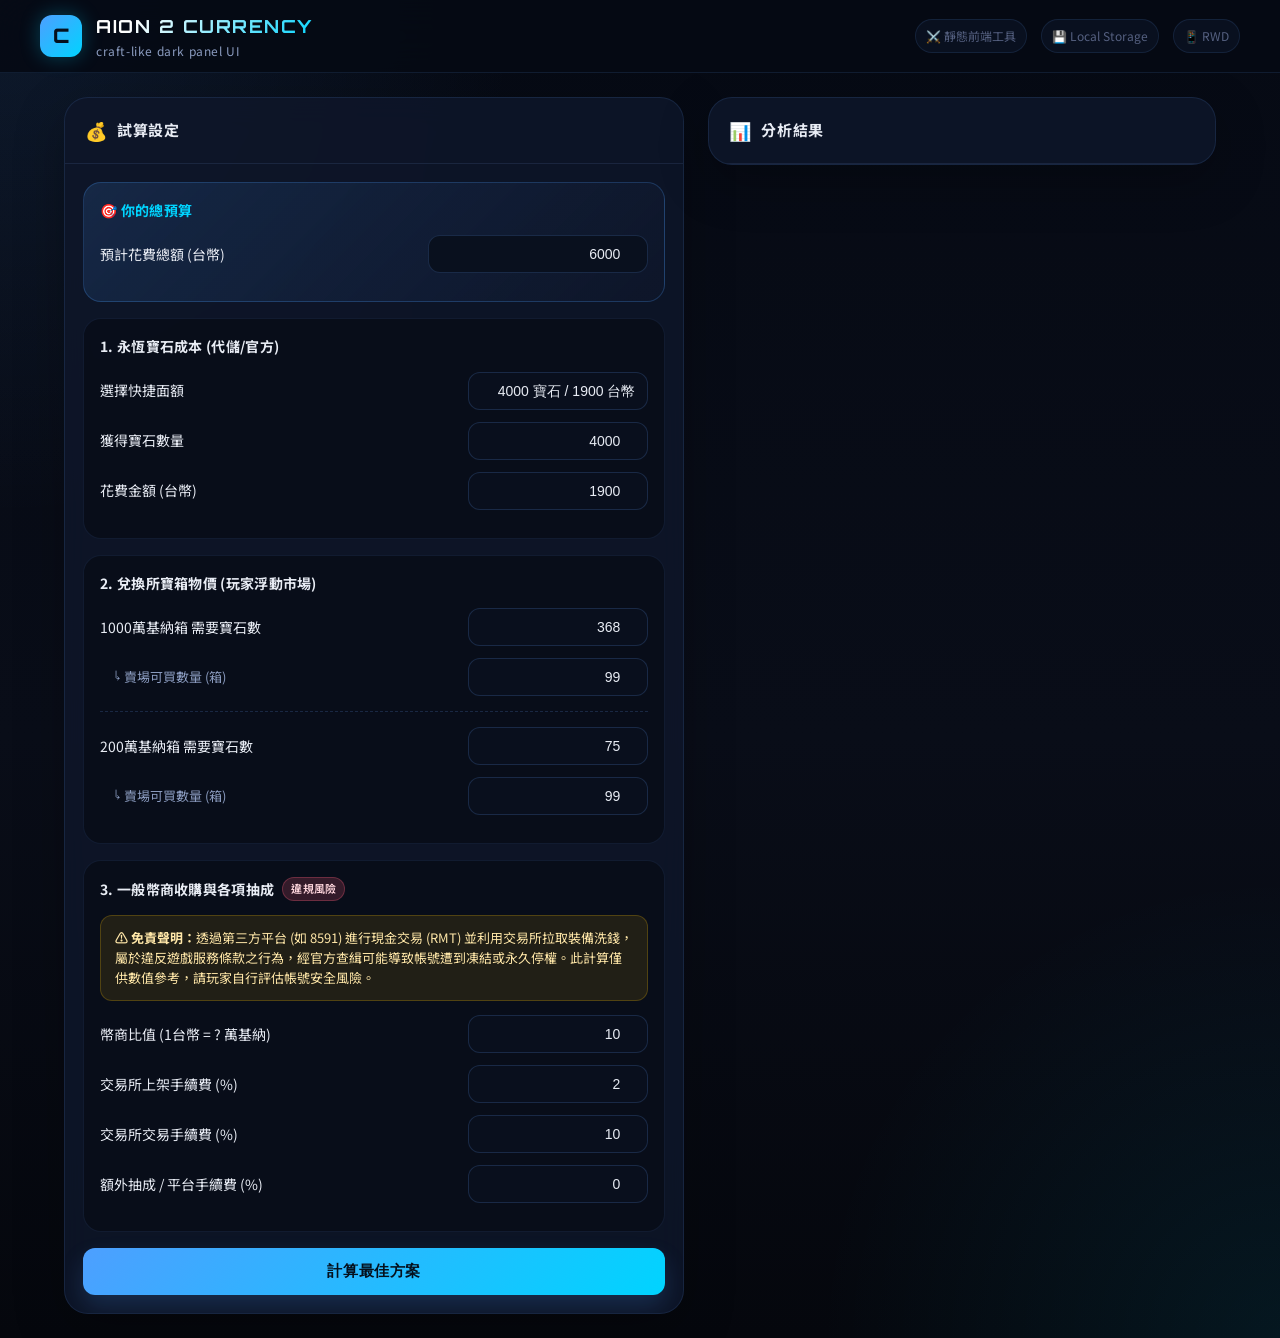
<file: nca2-coin-tool/index.html>
<!DOCTYPE html>
<html lang="zh-TW">
<head>
    <meta charset="UTF-8">
    <meta name="viewport" content="width=device-width, initial-scale=1.0">
    <title>AION 2 幣值換算最佳化工具</title>
    <style>
        @import url('https://fonts.googleapis.com/css2?family=Noto+Sans+TC:wght@300;400;500;700;900&family=Orbitron:wght@400;700;900&display=swap');

        :root {
            --bg-primary: #060a14;
            --bg-secondary: #0c1222;
            --bg-card: rgba(14, 22, 42, 0.88);
            --bg-card-soft: rgba(20, 30, 56, 0.7);
            --bg-input: rgba(10, 16, 30, 0.95);
            --border-glow: rgba(100, 160, 255, 0.15);
            --border-dim: rgba(60, 80, 120, 0.3);
            --text-primary: #e8ecf4;
            --text-secondary: #8b9cc0;
            --text-dim: #556080;
            --accent-blue: #4d9fff;
            --accent-cyan: #00d4ff;
            --accent-gold: #ffd700;
            --accent-green: #57d38c;
            --accent-red: #ff5f79;
            --shadow-glow: 0 0 30px rgba(77, 159, 255, 0.08);
            --radius-sm: 6px;
            --radius-md: 12px;
            --radius-lg: 18px;
            --radius-xl: 24px;
            --transition: all 0.28s cubic-bezier(0.4, 0, 0.2, 1);
        }

        *,
        *::before,
        *::after {
            box-sizing: border-box;
        }

        html {
            scroll-behavior: smooth;
        }

        body {
            margin: 0;
            font-family: 'Noto Sans TC', -apple-system, BlinkMacSystemFont, sans-serif;
            background:
                radial-gradient(circle at top left, rgba(77, 159, 255, 0.10), transparent 28%),
                radial-gradient(circle at bottom right, rgba(0, 212, 255, 0.08), transparent 25%),
                linear-gradient(180deg, var(--bg-primary), #090d18 55%, #05070d 100%);
            color: var(--text-primary);
            min-height: 100vh;
            line-height: 1.6;
            overflow-x: hidden;
        }

        body::before {
            content: '';
            position: fixed;
            inset: 0;
            background-image: radial-gradient(rgba(255, 255, 255, 0.04) 1px, transparent 1px);
            background-size: 24px 24px;
            opacity: 0.14;
            pointer-events: none;
            z-index: 0;
        }

        .page-shell {
            position: relative;
            z-index: 1;
        }

        .header {
            position: sticky;
            top: 0;
            z-index: 100;
            background: rgba(6, 10, 20, 0.92);
            backdrop-filter: blur(20px);
            -webkit-backdrop-filter: blur(20px);
            border-bottom: 1px solid rgba(100, 160, 255, 0.12);
            padding: 0 24px;
        }

        .header-inner {
            max-width: 1200px;
            margin: 0 auto;
            min-height: 72px;
            display: flex;
            align-items: center;
            justify-content: space-between;
            gap: 16px;
            flex-wrap: wrap;
        }

        .logo {
            display: flex;
            align-items: center;
            gap: 14px;
            min-width: 0;
        }

        .logo-icon {
            width: 42px;
            height: 42px;
            border-radius: 12px;
            display: flex;
            align-items: center;
            justify-content: center;
            background: linear-gradient(135deg, var(--accent-blue), var(--accent-cyan));
            color: #05101d;
            font-family: 'Orbitron', sans-serif;
            font-weight: 900;
            font-size: 20px;
            box-shadow: 0 0 20px rgba(0, 212, 255, 0.28);
            flex-shrink: 0;
        }

        .logo-text {
            display: flex;
            flex-direction: column;
            min-width: 0;
        }

        .logo-title {
            font-family: 'Orbitron', sans-serif;
            font-size: 18px;
            font-weight: 700;
            letter-spacing: 1.5px;
            background: linear-gradient(135deg, #fff 20%, var(--accent-cyan));
            -webkit-background-clip: text;
            -webkit-text-fill-color: transparent;
            background-clip: text;
            white-space: nowrap;
        }

        .logo-subtitle {
            font-size: 12px;
            color: var(--text-secondary);
            letter-spacing: 0.6px;
        }

        .header-info {
            display: flex;
            align-items: center;
            gap: 14px;
            flex-wrap: wrap;
            color: var(--text-dim);
            font-size: 12px;
        }

        .header-info span {
            display: inline-flex;
            align-items: center;
            gap: 6px;
            padding: 6px 10px;
            border: 1px solid rgba(100, 160, 255, 0.12);
            border-radius: 999px;
            background: rgba(14, 22, 42, 0.55);
        }

        .main-container {
            max-width: 1200px;
            margin: 0 auto;
            padding: 24px;
            position: relative;
        }

        .hero {
            background: linear-gradient(135deg, rgba(14, 22, 42, 0.95), rgba(8, 12, 24, 0.9));
            border: 1px solid rgba(100, 160, 255, 0.14);
            border-radius: var(--radius-xl);
            box-shadow: var(--shadow-glow);
            padding: 24px;
            margin-bottom: 24px;
            position: relative;
            overflow: hidden;
        }

        .hero::after {
            content: '';
            position: absolute;
            inset: auto -40px -40px auto;
            width: 180px;
            height: 180px;
            border-radius: 50%;
            background: radial-gradient(circle, rgba(0, 212, 255, 0.18), transparent 65%);
            pointer-events: none;
        }

        .hero-label {
            display: inline-flex;
            align-items: center;
            gap: 8px;
            padding: 6px 12px;
            border-radius: 999px;
            border: 1px solid rgba(77, 159, 255, 0.22);
            background: rgba(77, 159, 255, 0.08);
            color: var(--accent-cyan);
            font-size: 12px;
            font-weight: 600;
            letter-spacing: 0.6px;
            margin-bottom: 14px;
        }

        .hero h1 {
            margin: 0;
            font-family: 'Orbitron', sans-serif;
            font-size: clamp(24px, 4vw, 34px);
            line-height: 1.15;
            letter-spacing: 1px;
        }

        .hero p {
            margin: 12px 0 0;
            color: var(--text-secondary);
            max-width: 72ch;
        }

        .hero-metrics {
            display: grid;
            grid-template-columns: repeat(3, minmax(0, 1fr));
            gap: 12px;
            margin-top: 18px;
        }

        .metric-card {
            background: rgba(8, 12, 24, 0.75);
            border: 1px solid rgba(100, 160, 255, 0.10);
            border-radius: var(--radius-md);
            padding: 14px;
        }

        .metric-label {
            font-size: 12px;
            color: var(--text-dim);
            margin-bottom: 4px;
        }

        .metric-value {
            font-size: 16px;
            font-weight: 700;
            color: var(--text-primary);
        }

        .content-grid {
            display: grid;
            grid-template-columns: minmax(0, 1.1fr) minmax(320px, 0.9fr);
            gap: 24px;
            align-items: start;
        }

        .panel {
            background: var(--bg-card);
            border: 1px solid rgba(100, 160, 255, 0.12);
            border-radius: var(--radius-xl);
            backdrop-filter: blur(14px);
            -webkit-backdrop-filter: blur(14px);
            overflow: hidden;
            box-shadow: 0 16px 50px rgba(0, 0, 0, 0.25);
        }

        .panel-header {
            padding: 18px 20px;
            border-bottom: 1px solid var(--border-dim);
            display: flex;
            align-items: center;
            gap: 10px;
        }

        .panel-header h2 {
            margin: 0;
            font-size: 15px;
            font-weight: 700;
            letter-spacing: 0.6px;
        }

        .panel-header .icon {
            font-size: 18px;
        }

        .panel-body {
            padding: 18px;
        }

        .section {
            margin-bottom: 16px;
            padding: 16px;
            background: rgba(7, 12, 22, 0.72);
            border: 1px solid rgba(100, 160, 255, 0.10);
            border-radius: var(--radius-lg);
        }

        .section.main-budget {
            background: linear-gradient(135deg, rgba(77, 159, 255, 0.14), rgba(14, 22, 42, 0.85));
            border-color: rgba(77, 159, 255, 0.24);
        }

        .section-title {
            font-weight: 700;
            color: var(--text-primary);
            margin-bottom: 14px;
            display: flex;
            align-items: center;
            gap: 8px;
            flex-wrap: wrap;
            font-size: 14px;
            letter-spacing: 0.3px;
        }

        .warning-badge {
            background: rgba(255, 95, 121, 0.18);
            color: #ffd6dd;
            font-size: 11px;
            padding: 2px 8px;
            border: 1px solid rgba(255, 95, 121, 0.28);
            border-radius: 999px;
            font-weight: 600;
        }

        .warning-box {
            background: rgba(255, 193, 7, 0.10);
            color: #ffe7a8;
            border: 1px solid rgba(255, 193, 7, 0.22);
            padding: 12px 14px;
            border-radius: var(--radius-md);
            font-size: 13px;
            margin-bottom: 14px;
            line-height: 1.55;
        }

        .form-group {
            margin-bottom: 12px;
            display: grid;
            grid-template-columns: 1fr auto;
            gap: 12px;
            align-items: center;
        }

        label {
            font-size: 14px;
            color: var(--text-primary);
        }

        .indent-label {
            color: var(--text-secondary);
            padding-left: 14px;
            font-size: 13px;
        }

        input[type="number"],
        select {
            width: 180px;
            max-width: 100%;
            padding: 10px 12px;
            border: 1px solid rgba(100, 160, 255, 0.18);
            border-radius: var(--radius-md);
            background: var(--bg-input);
            color: var(--text-primary);
            text-align: right;
            font-size: 14px;
            outline: none;
            transition: var(--transition);
        }

        input[type="number"]:focus,
        select:focus {
            border-color: rgba(0, 212, 255, 0.45);
            box-shadow: 0 0 0 3px rgba(0, 212, 255, 0.08);
        }

        select {
            appearance: none;
        }

        .main-budget input[type="number"] {
            width: 220px;
        }

        button {
            width: 100%;
            padding: 14px 16px;
            background: linear-gradient(135deg, var(--accent-blue), var(--accent-cyan));
            color: #05101d;
            border: none;
            border-radius: var(--radius-md);
            font-size: 15px;
            cursor: pointer;
            transition: var(--transition);
            font-weight: 800;
            letter-spacing: 0.6px;
            box-shadow: 0 12px 24px rgba(77, 159, 255, 0.18);
        }

        button:hover {
            transform: translateY(-1px);
            filter: brightness(1.04);
        }

        #result-area {
            display: none;
            padding: 18px;
        }

        #result-area h3 {
            margin: 0 0 16px;
            font-size: 18px;
            color: var(--text-primary);
        }

        .result-item {
            margin-bottom: 12px;
            padding: 16px;
            background: rgba(8, 12, 24, 0.85);
            border: 1px solid rgba(100, 160, 255, 0.10);
            border-left: 4px solid rgba(77, 159, 255, 0.45);
            border-radius: var(--radius-md);
            font-size: 14px;
        }

        .highlight {
            border-left-color: var(--accent-green);
            background: linear-gradient(135deg, rgba(87, 211, 140, 0.12), rgba(8, 12, 24, 0.88));
            box-shadow: 0 0 0 1px rgba(87, 211, 140, 0.08) inset;
        }

        .highlight-title {
            font-weight: 800;
            color: #9ef2bd;
            font-size: 16px;
            margin-bottom: 6px;
        }

        .normal-title {
            font-weight: 700;
            color: var(--text-primary);
            margin-bottom: 6px;
        }

        .number {
            font-family: 'Orbitron', monospace;
            font-size: 18px;
            color: var(--accent-cyan);
            font-weight: 800;
            letter-spacing: 0.4px;
        }

        .sub-text {
            font-size: 13px;
            color: var(--text-secondary);
            margin-top: 6px;
            line-height: 1.45;
        }

        .danger-text {
            color: #ff95a7;
            font-weight: 700;
        }

        .remain-text {
            color: #9ef2bd;
            font-weight: 700;
        }

        #res-mixed,
        #res-10m,
        #res-2m,
        #res-seller {
            scroll-margin-top: 100px;
        }

        @media (max-width: 980px) {
            .content-grid {
                grid-template-columns: 1fr;
            }

            .hero-metrics {
                grid-template-columns: 1fr;
            }
        }

        @media (max-width: 640px) {
            .header,
            .main-container {
                padding-left: 16px;
                padding-right: 16px;
            }

            .hero,
            .panel-body,
            .result-item,
            .section {
                padding-left: 14px;
                padding-right: 14px;
            }

            .form-group {
                grid-template-columns: 1fr;
            }

            input[type="number"],
            select,
            .main-budget input[type="number"] {
                width: 100%;
                text-align: left;
            }
        }
    </style>
</head>
<body>
<div class="page-shell">
    <header class="header">
        <div class="header-inner">
            <div class="logo">
                <div class="logo-icon">C</div>
                <div class="logo-text">
                    <div class="logo-title">AION 2 CURRENCY</div>
                    <div class="logo-subtitle">craft-like dark panel UI</div>
                </div>
            </div>
            <div class="header-info">
                <span>⚔️ 靜態前端工具</span>
                <span>💾 Local Storage</span>
                <span>📱 RWD</span>
            </div>
        </div>
    </header>

    <main class="main-container">
        <div class="content-grid">
            <section class="panel">
                <div class="panel-header">
                    <span class="icon">💰</span>
                    <h2>試算設定</h2>
                </div>
                <div class="panel-body">
                    <div class="section main-budget">
                        <span class="section-title" style="color: var(--accent-cyan);">🎯 你的總預算</span>
                        <div class="form-group">
                            <label>預計花費總額 (台幣)</label>
                            <input type="number" id="targetBudget" value="6000" step="100">
                        </div>
                    </div>

                    <div class="section">
                        <span class="section-title">1. 永恆寶石成本 (代儲/官方)</span>
                        <div class="form-group">
                            <label>選擇快捷面額</label>
                            <select id="gemPreset" onchange="updateGemInputs()">
                                <option value="4000,1900">4000 寶石 / 1900 台幣</option>
                                <option value="2000,950">2000 寶石 / 950 台幣</option>
                                <option value="1000,475">1000 寶石 / 475 台幣</option>
                                <option value="400,190">400 寶石 / 190 台幣</option>
                                <option value="custom">自訂輸入</option>
                            </select>
                        </div>
                        <div class="form-group">
                            <label>獲得寶石數量</label>
                            <input type="number" id="gemAmount" value="4000" step="10">
                        </div>
                        <div class="form-group">
                            <label>花費金額 (台幣)</label>
                            <input type="number" id="gemPrice" value="1900" step="10">
                        </div>
                    </div>

                    <div class="section">
                        <span class="section-title">2. 兌換所寶箱物價 (玩家浮動市場)</span>
                        <div class="form-group">
                            <label>1000萬基納箱 需要寶石數</label>
                            <input type="number" id="box10mGems" value="368" step="1">
                        </div>
                        <div class="form-group">
                            <label class="indent-label">↳ 賣場可買數量 (箱)</label>
                            <input type="number" id="box10mQty" value="99" step="1">
                        </div>
                        <div style="border-top: 1px dashed rgba(100, 160, 255, 0.18); margin: 15px 0;"></div>
                        <div class="form-group">
                            <label>200萬基納箱 需要寶石數</label>
                            <input type="number" id="box2mGems" value="75" step="1">
                        </div>
                        <div class="form-group">
                            <label class="indent-label">↳ 賣場可買數量 (箱)</label>
                            <input type="number" id="box2mQty" value="99" step="1">
                        </div>
                    </div>

                    <div class="section">
                        <span class="section-title">
                            3. 一般幣商收購與各項抽成
                            <span class="warning-badge">違規風險</span>
                        </span>
                        <div class="warning-box">
                            <b>⚠️ 免責聲明：</b>透過第三方平台 (如 8591) 進行現金交易 (RMT) 並利用交易所拉取裝備洗錢，屬於違反遊戲服務條款之行為，經官方查緝可能導致帳號遭到凍結或永久停權。此計算僅供數值參考，請玩家自行評估帳號安全風險。
                        </div>
                        <div class="form-group">
                            <label>幣商比值 (1台幣 = ? 萬基納)</label>
                            <input type="number" id="coinSellerRate" value="10" step="0.1">
                        </div>
                        <div class="form-group">
                            <label>交易所上架手續費 (%)</label>
                            <input type="number" id="listingFee" value="2" step="1">
                        </div>
                        <div class="form-group">
                            <label>交易所交易手續費 (%)</label>
                            <input type="number" id="transactionFee" value="10" step="1">
                        </div>
                        <div class="form-group">
                            <label>額外抽成 / 平台手續費 (%)</label>
                            <input type="number" id="extraFee" value="0" step="1" placeholder="例如8591的6%">
                        </div>
                    </div>

                    <button onclick="calculate()">計算最佳方案</button>
                </div>
            </section>

            <section class="panel">
                <div class="panel-header">
                    <span class="icon">📊</span>
                    <h2>分析結果</h2>
                </div>
                <div id="result-area">
                    <h3>分析結果 (總預算 <span id="displayBudget"></span> 台幣)</h3>
                    <div id="res-mixed" class="result-item"></div>
                    <div id="res-10m" class="result-item"></div>
                    <div id="res-2m" class="result-item"></div>
                    <div id="res-seller" class="result-item"></div>
                </div>
            </section>
        </div>
    </main>
</div>

<script>
    function updateGemInputs() {
        const preset = document.getElementById('gemPreset').value;
        if (preset !== 'custom') {
            const values = preset.split(',');
            document.getElementById('gemAmount').value = values[0];
            document.getElementById('gemPrice').value = values[1];
        }
    }

    window.onload = function() {
        const inputs = ['targetBudget', 'gemPreset', 'gemAmount', 'gemPrice', 'box10mGems', 'box10mQty', 'box2mGems', 'box2mQty', 'coinSellerRate', 'listingFee', 'transactionFee', 'extraFee'];
        inputs.forEach(id => {
            const savedValue = localStorage.getItem(id);
            if (savedValue !== null) {
                const el = document.getElementById(id);
                if (id === 'gemPreset' && savedValue === '4000,1700') {
                    el.value = '4000,1900';
                } else if (id === 'gemPrice' && savedValue === '1700') {
                    el.value = '1900';
                } else {
                    el.value = savedValue;
                }
            }
        });
    };

    function calculate() {
        const targetBudget = parseFloat(document.getElementById('targetBudget').value) || 6000;
        
        const gemAmount = parseFloat(document.getElementById('gemAmount').value) || 4000;
        const gemPrice = parseFloat(document.getElementById('gemPrice').value) || 1900;
        const costPerGem = gemPrice / gemAmount;
        
        // 1000萬箱參數
        const box10mGems = parseFloat(document.getElementById('box10mGems').value) || 368;
        const box10mQty = parseFloat(document.getElementById('box10mQty').value) || 0;
        
        // 200萬箱參數
        const box2mGems = parseFloat(document.getElementById('box2mGems').value) || 75;
        const box2mQty = parseFloat(document.getElementById('box2mQty').value) || 0;
        
        const coinSellerRate = parseFloat(document.getElementById('coinSellerRate').value) || 10;
        const listingFee = parseFloat(document.getElementById('listingFee').value) || 2;
        const transactionFee = parseFloat(document.getElementById('transactionFee').value) || 10;
        const extraFee = parseFloat(document.getElementById('extraFee').value) || 0;

        // 儲存設定
        const inputs = ['targetBudget', 'gemPreset', 'gemAmount', 'gemPrice', 'box10mGems', 'box10mQty', 'box2mGems', 'box2mQty', 'coinSellerRate', 'listingFee', 'transactionFee', 'extraFee'];
        inputs.forEach(id => {
            localStorage.setItem(id, document.getElementById(id).value);
        });

        document.getElementById('displayBudget').innerText = targetBudget.toLocaleString();

        // --- 方案一：兌換所 1000萬箱 (單純只買1000萬) ---
        const max10M_Boxes_Budget = Math.floor(targetBudget / (box10mGems * costPerGem));
        const actual10M_Boxes = Math.min(max10M_Boxes_Budget, box10mQty);
        const totalKinah_10M = actual10M_Boxes * 10000000;
        const spentNTD_10M = actual10M_Boxes * box10mGems * costPerGem;
        const remainNTD_10M = targetBudget - spentNTD_10M;

        // --- 方案二：兌換所 200萬箱 (單純只買200萬) ---
        const max2M_Boxes_Budget = Math.floor(targetBudget / (box2mGems * costPerGem));
        const actual2M_Boxes = Math.min(max2M_Boxes_Budget, box2mQty);
        const totalKinah_2M = actual2M_Boxes * 2000000;
        const spentNTD_2M = actual2M_Boxes * box2mGems * costPerGem;
        const remainNTD_2M = targetBudget - spentNTD_2M;

        // --- 方案三：兌換所 混搭購買 (優先買 1000萬，餘額補 200萬) ---
        const mix_actual10M_Boxes = Math.min(Math.floor(targetBudget / (box10mGems * costPerGem)), box10mQty);
        const mix_spent10M = mix_actual10M_Boxes * box10mGems * costPerGem;
        const mix_remainBudget = targetBudget - mix_spent10M;
        
        // 拿剩下的錢去買 200 萬箱
        const mix_actual2M_Boxes = Math.min(Math.floor(mix_remainBudget / (box2mGems * costPerGem)), box2mQty);
        const mix_spent2M = mix_actual2M_Boxes * box2mGems * costPerGem;
        
        const totalKinah_Mix = (mix_actual10M_Boxes * 10000000) + (mix_actual2M_Boxes * 2000000);
        const totalSpent_Mix = mix_spent10M + mix_spent2M;
        const remainNTD_Mix = targetBudget - totalSpent_Mix;
        const totalGems_Mix = (mix_actual10M_Boxes * box10mGems) + (mix_actual2M_Boxes * box2mGems);

        // --- 方案四：一般幣商 ---
        const grossKinah = targetBudget * (coinSellerRate * 10000);
        const totalFeePercentage = (listingFee + transactionFee + extraFee) / 100;
        const totalKinah_Seller = grossKinah * (1 - totalFeePercentage);

        const results = [
            { 
                id: 'res-mixed', 
                name: '兌換所 混搭購買 (1000萬優先)', 
                kinah: totalKinah_Mix, 
                note: `購買 <b>${mix_actual10M_Boxes}</b> 箱 1000萬 + <b>${mix_actual2M_Boxes}</b> 箱 200萬 (總共消耗 ${Math.round(totalGems_Mix).toLocaleString()} 顆寶石)`,
                budgetNote: `實際花費 ${Math.round(totalSpent_Mix).toLocaleString()} 台幣 / 剩餘 <span class="remain-text">${Math.round(remainNTD_Mix).toLocaleString()}</span> 台幣`
            },
            { 
                id: 'res-10m', 
                name: '兌換所 1000萬箱 (單買)', 
                kinah: totalKinah_10M, 
                note: `購買 <b>${actual10M_Boxes}</b> 箱 (消耗 ${Math.round(actual10M_Boxes * box10mGems).toLocaleString()} 顆寶石)`,
                budgetNote: `實際花費 ${Math.round(spentNTD_10M).toLocaleString()} 台幣 / 剩餘 <span class="remain-text">${Math.round(remainNTD_10M).toLocaleString()}</span> 台幣`
            },
            { 
                id: 'res-2m', 
                name: '兌換所 200萬箱 (單買)', 
                kinah: totalKinah_2M, 
                note: `購買 <b>${actual2M_Boxes}</b> 箱 (消耗 ${Math.round(actual2M_Boxes * box2mGems).toLocaleString()} 顆寶石)`,
                budgetNote: `實際花費 ${Math.round(spentNTD_2M).toLocaleString()} 台幣 / 剩餘 <span class="remain-text">${Math.round(remainNTD_2M).toLocaleString()}</span> 台幣`
            },
            { 
                id: 'res-seller', 
                name: '一般幣商收購 (拉裝備)', 
                kinah: totalKinah_Seller, 
                note: `已扣除 ${listingFee + transactionFee + extraFee}% 總手續費 (隱藏成本: ${((grossKinah - totalKinah_Seller) / 10000).toLocaleString()} 萬)<br><span class="danger-text">※ 警告：非官方現金交易存在鎖帳號風險。</span>`,
                budgetNote: `全額花費 ${Math.round(targetBudget).toLocaleString()} 台幣 (無餘額)`
            }
        ];

        // 找出總獲取基納最高的選項
        let bestIndex = 0;
        for (let i = 1; i < results.length; i++) {
            if (results[i].kinah > results[bestIndex].kinah) {
                bestIndex = i;
            }
        }

        document.getElementById('result-area').style.display = 'block';
        
        results.forEach((res, index) => {
            const el = document.getElementById(res.id);
            const formattedKinah = Math.floor(res.kinah).toLocaleString();
            const kinahInYi = (res.kinah / 100000000).toFixed(2); 
            const kinahInWan = Math.floor(res.kinah / 10000).toLocaleString(); 
            
            // 如果數量為 0 或預算不足以購買任何一箱的防呆顯示
            const displayYiWan = res.kinah > 0 ? `約 <b>${kinahInYi} 億</b> (${kinahInWan} 萬)` : `無法購買`;

            if (index === bestIndex && res.kinah > 0) {
                el.className = 'result-item highlight';
                el.innerHTML = `<div class="highlight-title">🏆 [總量最多] ${res.name}</div>
                                預計實拿: <span class="number">${formattedKinah}</span> 基納<br>
                                <div class="sub-text">${displayYiWan}</div>
                                <div class="sub-text">💡 ${res.note}</div>
                                <div class="sub-text">💰 ${res.budgetNote}</div>`;
            } else {
                el.className = 'result-item';
                el.innerHTML = `<div class="normal-title">▪️ ${res.name}</div>
                                預計實拿: <span class="number">${formattedKinah}</span> 基納<br>
                                <div class="sub-text">${displayYiWan}</div>
                                <div class="sub-text">💡 ${res.note}</div>
                                <div class="sub-text">💰 ${res.budgetNote}</div>`;
            }
        });
    }
</script>

</body>
</html>
</file>
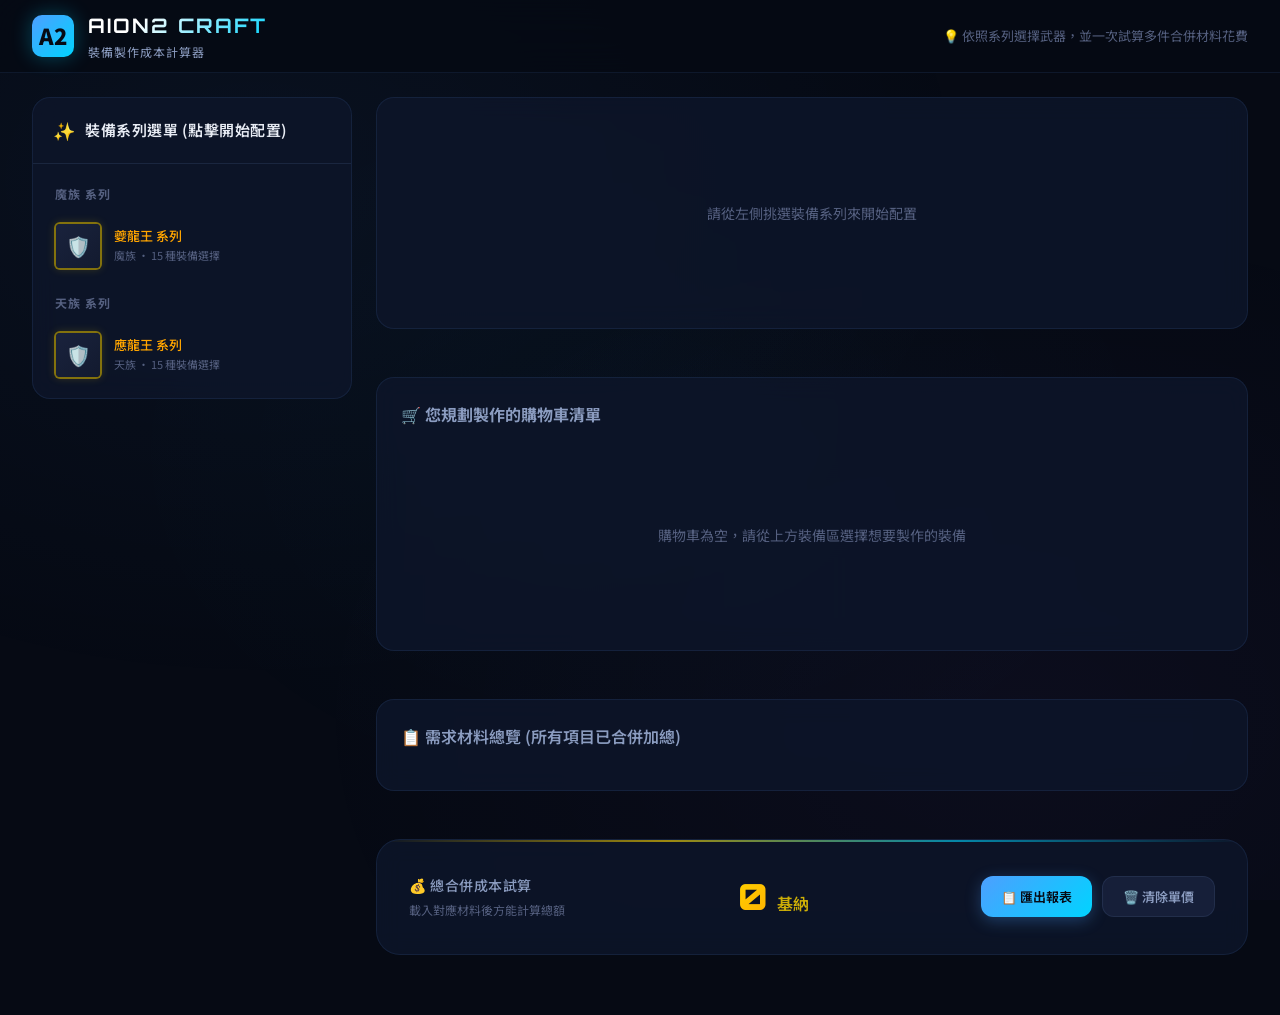
<file: nca2-craft-tool/index.html>
<!DOCTYPE html>
<html lang="zh-TW">
<head>
  <meta charset="UTF-8">
  <meta name="viewport" content="width=device-width, initial-scale=1.0">
  <title>AION2 裝備製作計算器 | 系列套裝合併模式</title>
  <meta name="description" content="AION2 永恆紀元2 裝備製作成本計算器 — 依照裝備系列分組，支援多件裝備材料合併計算">
  <link rel="icon" type="image/svg+xml" href="data:image/svg+xml,<svg xmlns='http://www.w3.org/2000/svg' viewBox='0 0 100 100'><text y='.9em' font-size='90'>⚔️</text></svg>">
  <style>
/* ============================================================
   AION2 裝備製作成本計算器 — 遊戲暗色主題
   ============================================================ */

/* ---------- Google Fonts ---------- */
@import url('https://fonts.googleapis.com/css2?family=Noto+Sans+TC:wght@300;400;500;700;900&family=Orbitron:wght@400;700;900&display=swap');

/* ---------- CSS Custom Properties ---------- */
:root {
  --bg-primary: #060a14;
  --bg-secondary: #0c1222;
  --bg-card: rgba(14, 22, 42, 0.85);
  --bg-card-hover: rgba(20, 30, 56, 0.95);
  --bg-input: rgba(10, 16, 30, 0.9);
  --border-glow: rgba(100, 160, 255, 0.15);
  --border-dim: rgba(60, 80, 120, 0.3);
  --text-primary: #e8ecf4;
  --text-secondary: #8b9cc0;
  --text-dim: #556080;
  --accent-blue: #4d9fff;
  --accent-cyan: #00d4ff;
  --accent-gold: #ffd700;
  --accent-purple: #b366ff;
  --accent-red: #ff4d6a;
  --grade-epic: #ffa500;
  --grade-unique: #ffd700;
  --grade-rare: #4d9fff;
  --glass-bg: rgba(16, 24, 48, 0.7);
  --glass-border: rgba(100, 160, 255, 0.1);
  --shadow-glow: 0 0 30px rgba(77, 159, 255, 0.08);
  --radius-sm: 6px;
  --radius-md: 12px;
  --radius-lg: 18px;
  --radius-xl: 24px;
  --transition: all 0.3s cubic-bezier(0.4, 0, 0.2, 1);
}

/* ---------- Reset & Base ---------- */
*, *::before, *::after {
  box-sizing: border-box;
  margin: 0;
  padding: 0;
}

html {
  scroll-behavior: smooth;
}

body {
  font-family: 'Noto Sans TC', -apple-system, BlinkMacSystemFont, sans-serif;
  background: var(--bg-primary);
  color: var(--text-primary);
  min-height: 100vh;
  line-height: 1.6;
  overflow-x: hidden;
}

/* 全域背景粒子效果 */
body::before {
  content: '';
  position: fixed;
  top: 0; left: 0; right: 0; bottom: 0;
  background: 
    radial-gradient(ellipse at 20% 20%, rgba(77, 159, 255, 0.05) 0%, transparent 50%),
    radial-gradient(ellipse at 80% 80%, rgba(179, 102, 255, 0.04) 0%, transparent 50%),
    radial-gradient(ellipse at 50% 50%, rgba(0, 212, 255, 0.02) 0%, transparent 60%);
  pointer-events: none;
  z-index: 0;
}

/* ---------- Header ---------- */
.header {
  position: sticky;
  top: 0;
  z-index: 100;
  background: rgba(6, 10, 20, 0.92);
  backdrop-filter: blur(20px);
  -webkit-backdrop-filter: blur(20px);
  border-bottom: 1px solid var(--glass-border);
  padding: 0 32px;
}

.header-inner {
  max-width: 1600px;
  margin: 0 auto;
  display: flex;
  align-items: center;
  justify-content: space-between;
  height: 72px;
}

.logo {
  display: flex;
  align-items: center;
  gap: 14px;
}

.logo-icon {
  width: 42px;
  height: 42px;
  background: linear-gradient(135deg, var(--accent-blue), var(--accent-cyan));
  border-radius: 10px;
  display: flex;
  align-items: center;
  justify-content: center;
  font-size: 22px;
  font-weight: 900;
  color: var(--bg-primary);
  box-shadow: 0 0 20px rgba(0, 212, 255, 0.3);
}

.logo-text {
  font-family: 'Orbitron', sans-serif;
  font-size: 20px;
  font-weight: 700;
  letter-spacing: 2px;
  background: linear-gradient(135deg, #fff 30%, var(--accent-cyan));
  -webkit-background-clip: text;
  -webkit-text-fill-color: transparent;
  background-clip: text;
}

.logo-subtitle {
  font-size: 12px;
  color: var(--text-secondary);
  font-weight: 400;
  letter-spacing: 1px;
}

.header-info {
  display: flex;
  align-items: center;
  gap: 20px;
  font-size: 13px;
  color: var(--text-dim);
}

.header-info span {
  display: flex;
  align-items: center;
  gap: 6px;
}

/* ---------- Main Layout ---------- */
.main-container {
  max-width: 1600px;
  margin: 0 auto;
  padding: 24px 32px 60px;
  position: relative;
  z-index: 1;
}

.content-grid {
  display: grid;
  grid-template-columns: 320px 1fr;
  gap: 24px;
  align-items: start;
}

/* ---------- Sidebar (左側裝備選擇面板) ---------- */
.sidebar {
  position: sticky;
  top: 96px;
  max-height: calc(100vh - 120px);
  overflow-y: auto;
  scrollbar-width: thin;
  scrollbar-color: rgba(77, 159, 255, 0.3) transparent;
}

.sidebar::-webkit-scrollbar {
  width: 4px;
}
.sidebar::-webkit-scrollbar-track {
  background: transparent;
}
.sidebar::-webkit-scrollbar-thumb {
  background: rgba(77, 159, 255, 0.3);
  border-radius: 4px;
}

.panel {
  background: var(--bg-card);
  border: 1px solid var(--glass-border);
  border-radius: var(--radius-lg);
  backdrop-filter: blur(12px);
  -webkit-backdrop-filter: blur(12px);
  overflow: hidden;
}

.panel-header {
  padding: 18px 20px;
  border-bottom: 1px solid var(--border-dim);
  display: flex;
  align-items: center;
  gap: 10px;
}

.panel-header h2 {
  font-size: 15px;
  font-weight: 600;
  color: var(--text-primary);
  letter-spacing: 0.5px;
}

.panel-header .icon {
  font-size: 18px;
}

/* 武器類型篩選 */
.filter-tabs {
  display: flex;
  flex-wrap: wrap;
  gap: 6px;
  padding: 14px 16px;
  border-bottom: 1px solid var(--border-dim);
}

.filter-tab {
  padding: 6px 14px;
  font-size: 12px;
  font-weight: 500;
  color: var(--text-secondary);
  background: rgba(30, 40, 70, 0.5);
  border: 1px solid transparent;
  border-radius: 20px;
  cursor: pointer;
  transition: var(--transition);
  white-space: nowrap;
}

.filter-tab:hover {
  color: var(--accent-cyan);
  border-color: rgba(0, 212, 255, 0.3);
  background: rgba(0, 212, 255, 0.08);
}

.filter-tab.active {
  color: var(--bg-primary);
  background: linear-gradient(135deg, var(--accent-blue), var(--accent-cyan));
  border-color: transparent;
  box-shadow: 0 0 16px rgba(0, 212, 255, 0.3);
}

/* 裝備列表 */
.equipment-list {
  padding: 8px;
}

.equipment-item {
  display: flex;
  align-items: center;
  gap: 12px;
  padding: 10px 12px;
  border-radius: var(--radius-md);
  cursor: pointer;
  transition: var(--transition);
  border: 1px solid transparent;
}

.equipment-item:hover {
  background: rgba(77, 159, 255, 0.06);
  border-color: rgba(77, 159, 255, 0.12);
}

.equipment-item.selected {
  background: rgba(77, 159, 255, 0.1);
  border-color: rgba(77, 159, 255, 0.25);
  box-shadow: inset 0 0 20px rgba(77, 159, 255, 0.05);
}

.equipment-item .item-icon {
  width: 48px;
  height: 48px;
  border-radius: var(--radius-sm);
  overflow: hidden;
  flex-shrink: 0;
  position: relative;
  border: 2px solid var(--border-dim);
  background: rgba(0, 0, 0, 0.3);
}

.equipment-item .item-icon img {
  width: 100%;
  height: 100%;
  object-fit: contain;
}

.equipment-item .item-icon.grade-epic {
  border-color: rgba(255, 215, 0, 0.5);
  box-shadow: 0 0 8px rgba(255, 215, 0, 0.15);
}

.equipment-item .item-icon.grade-unique {
  border-color: rgba(179, 102, 255, 0.5);
  box-shadow: 0 0 8px rgba(179, 102, 255, 0.15);
}

.equipment-item .item-name {
  font-size: 13px;
  font-weight: 500;
  line-height: 1.3;
}

.equipment-item .item-name.epic {
  color: var(--grade-epic);
}

.equipment-item .item-name.unique {
  color: var(--grade-unique);
}

.equipment-item .item-category {
  font-size: 11px;
  color: var(--text-dim);
  margin-top: 2px;
}

/* ---------- 主要內容區 (右側) ---------- */
.main-content {
  display: flex;
  flex-direction: column;
  gap: 24px;
}

/* 裝備詳情卡片 */
.equipment-detail {
  background: var(--bg-card);
  border: 1px solid var(--glass-border);
  border-radius: var(--radius-xl);
  backdrop-filter: blur(12px);
  -webkit-backdrop-filter: blur(12px);
  padding: 32px;
  display: grid;
  grid-template-columns: 260px 1fr;
  gap: 32px;
  position: relative;
  overflow: hidden;
}

.equipment-detail::before {
  content: '';
  position: absolute;
  top: -50%;
  left: -50%;
  width: 200%;
  height: 200%;
  background: radial-gradient(circle at 30% 30%, rgba(255, 215, 0, 0.03) 0%, transparent 40%);
  pointer-events: none;
}

.equip-preview {
  display: flex;
  flex-direction: column;
  align-items: center;
  gap: 20px;
}

.equip-image-frame {
  width: 220px;
  height: 220px;
  border-radius: 50%;
  position: relative;
  display: flex;
  align-items: center;
  justify-content: center;
  background: radial-gradient(circle, rgba(20, 28, 50, 0.9) 0%, rgba(10, 14, 26, 0.95) 70%);
  border: 2px solid rgba(255, 215, 0, 0.2);
  box-shadow: 
    0 0 40px rgba(255, 215, 0, 0.08),
    inset 0 0 40px rgba(0, 0, 0, 0.4);
}

.equip-image-frame::before {
  content: '';
  position: absolute;
  inset: -4px;
  border-radius: 50%;
  border: 1px solid rgba(255, 215, 0, 0.1);
  animation: orbit-pulse 4s ease-in-out infinite;
}

@keyframes orbit-pulse {
  0%, 100% { opacity: 0.3; transform: scale(1); }
  50% { opacity: 0.8; transform: scale(1.02); }
}

.equip-image-frame img {
  width: 75%;
  height: 75%;
  object-fit: contain;
  filter: drop-shadow(0 4px 20px rgba(255, 215, 0, 0.2));
  transition: transform 0.6s cubic-bezier(0.4, 0, 0.2, 1);
}

.equip-image-frame:hover img {
  transform: scale(1.08) rotate(3deg);
}

.equip-name {
  font-size: 22px;
  font-weight: 700;
  text-align: center;
  line-height: 1.4;
}

.equip-name.epic {
  color: var(--grade-epic);
  text-shadow: 0 0 20px rgba(255, 215, 0, 0.3);
}

.equip-grade-badge {
  display: inline-flex;
  align-items: center;
  gap: 6px;
  padding: 4px 16px;
  font-size: 12px;
  font-weight: 600;
  letter-spacing: 1px;
  border-radius: 20px;
  text-transform: uppercase;
}

.equip-grade-badge.epic {
  background: linear-gradient(135deg, rgba(255, 215, 0, 0.15), rgba(255, 170, 0, 0.1));
  color: var(--grade-epic);
  border: 1px solid rgba(255, 215, 0, 0.3);
}

/* 材料區域 */
.equip-materials {
  position: relative;
  z-index: 1;
}

.equip-materials h3 {
  font-size: 15px;
  font-weight: 600;
  color: var(--text-secondary);
  margin-bottom: 16px;
  display: flex;
  align-items: center;
  gap: 8px;
}

/* ---------- 裝備卡片清單 ---------- */
.equipment-option-grid {
  display: grid;
  grid-template-columns: repeat(auto-fit, minmax(240px, 1fr));
  gap: 14px;
  margin-top: 18px;
}

.equipment-option-card {
  display: grid;
  grid-template-columns: 76px minmax(0, 1fr) auto;
  align-items: center;
  gap: 12px;
  padding: 12px;
  background: rgba(12, 18, 34, 0.72);
  border: 1px solid var(--border-dim);
  border-radius: var(--radius-md);
  cursor: pointer;
  transition: var(--transition);
}

.equipment-option-card:hover {
  background: rgba(16, 24, 46, 0.9);
  border-color: rgba(100, 160, 255, 0.24);
  transform: translateY(-1px);
}

.equipment-option-card.active {
  border-color: rgba(0, 212, 255, 0.45);
  box-shadow: 0 0 0 1px rgba(0, 212, 255, 0.08), 0 0 24px rgba(0, 212, 255, 0.08);
  background: linear-gradient(135deg, rgba(16, 24, 48, 0.95), rgba(12, 18, 34, 0.9));
}

.equipment-option-thumb {
  width: 76px;
  height: 76px;
  border-radius: 14px;
  overflow: hidden;
  position: relative;
  display: flex;
  align-items: center;
  justify-content: center;
  border: 2px solid var(--border-dim);
  background: rgba(0, 0, 0, 0.35);
  flex-shrink: 0;
}

.equipment-option-thumb img {
  width: 100%;
  height: 100%;
  object-fit: contain;
}

.equipment-option-thumb.grade-epic {
  border-color: rgba(255, 215, 0, 0.36);
}

.equipment-option-thumb.grade-unique {
  border-color: rgba(179, 102, 255, 0.36);
}

.equipment-option-qty {
  position: absolute;
  right: 6px;
  bottom: 6px;
  min-width: 20px;
  height: 20px;
  padding: 0 6px;
  display: inline-flex;
  align-items: center;
  justify-content: center;
  border-radius: 999px;
  background: rgba(0, 0, 0, 0.72);
  color: var(--text-primary);
  font-size: 11px;
  font-weight: 700;
  border: 1px solid rgba(255, 255, 255, 0.08);
}

.equipment-option-meta {
  min-width: 0;
  flex: 1;
}

.equipment-option-name {
  font-size: 11px;
  font-weight: 600;
  line-height: 1.1;
  overflow: hidden;
  text-overflow: ellipsis;
  white-space: nowrap;
  word-break: normal;
  letter-spacing: -0.1px;
}

.equipment-option-name.epic { color: var(--grade-epic); }
.equipment-option-name.unique { color: var(--grade-unique); }

.equipment-option-category {
  margin-top: 4px;
  font-size: 12px;
  color: var(--text-dim);
}

.equipment-option-controls {
  display: flex;
  align-items: center;
  gap: 6px;
}

.equipment-option-btn {
  width: 32px;
  height: 32px;
  border: 1px solid var(--border-dim);
  border-radius: 10px;
  background: rgba(30, 40, 70, 0.7);
  color: var(--text-primary);
  font-size: 16px;
  font-weight: 700;
  cursor: pointer;
  transition: var(--transition);
}

.equipment-option-btn:hover {
  border-color: rgba(0, 212, 255, 0.35);
  background: rgba(77, 159, 255, 0.18);
}

.equipment-option-btn.primary {
  border-color: rgba(0, 212, 255, 0.35);
  background: linear-gradient(135deg, var(--accent-blue), var(--accent-cyan));
  color: var(--bg-primary);
}

.equipment-option-btn.primary:hover {
  filter: brightness(1.05);
}

.equipment-option-btn:disabled {
  opacity: 0.35;
  cursor: not-allowed;
  background: rgba(30, 40, 70, 0.45);
}

/* ---------- 材料清單 ---------- */
.materials-grid {
  display: flex;
  flex-direction: column;
  gap: 8px;
}

.material-row {
  display: grid;
  grid-template-columns: 48px 1fr 130px 120px 160px 140px;
  align-items: center;
  gap: 12px;
  padding: 10px 14px;
  background: rgba(12, 18, 34, 0.6);
  border: 1px solid var(--border-dim);
  border-radius: var(--radius-md);
  transition: var(--transition);
}

.material-row:hover {
  border-color: rgba(100, 160, 255, 0.2);
  background: rgba(16, 24, 46, 0.7);
}

.material-icon {
  width: 44px;
  height: 44px;
  border-radius: var(--radius-sm);
  overflow: hidden;
  border: 2px solid var(--border-dim);
  background: rgba(0, 0, 0, 0.3);
  flex-shrink: 0;
}

.material-icon img {
  width: 100%;
  height: 100%;
  object-fit: contain;
}

.material-icon.grade-epic {
  border-color: rgba(255, 215, 0, 0.4);
}
.material-icon.grade-unique {
  border-color: rgba(179, 102, 255, 0.4);
}

.material-info {
  min-width: 0;
}

.material-name {
  font-size: 13px;
  font-weight: 500;
  color: var(--text-primary);
  line-height: 1.3;
  overflow: hidden;
  text-overflow: ellipsis;
  white-space: nowrap;
}

.material-name.epic { color: var(--grade-epic); }
.material-name.unique { color: var(--grade-unique); }

.material-detail {
  margin-top: 3px;
  font-size: 11px;
  color: var(--text-dim);
  line-height: 1.25;
}

.material-qty {
  display: flex;
  flex-direction: column;
  gap: 2px;
  font-size: 12px;
  color: var(--text-secondary);
  font-weight: 600;
  text-align: center;
  line-height: 1.15;
}

.material-qty span {
  color: var(--text-dim);
  font-size: 11px;
  font-weight: 500;
  letter-spacing: 0.4px;
}

.material-qty strong {
  color: var(--accent-cyan);
  font-size: 15px;
}

.material-qty small {
  color: var(--text-dim);
  font-size: 11px;
  font-weight: 500;
}

/* 已有材料數量 */
.owned-input-wrapper {
  position: relative;
  display: flex;
  align-items: center;
}

.owned-qty-input {
  width: 100%;
  height: 36px;
  padding: 0 12px 0 28px;
  background: var(--bg-input);
  border: 1px solid var(--border-dim);
  border-radius: var(--radius-sm);
  color: var(--text-primary);
  font-size: 13px;
  font-family: 'Noto Sans TC', sans-serif;
  transition: var(--transition);
  outline: none;
}

.owned-qty-input::placeholder {
  color: var(--text-dim);
}

.owned-qty-input:focus {
  border-color: var(--accent-blue);
  box-shadow: 0 0 0 3px rgba(77, 159, 255, 0.1);
}

.owned-currency {
  position: absolute;
  left: 10px;
  font-size: 12px;
  color: var(--accent-blue);
  pointer-events: none;
}

/* 價格輸入 */
.price-input-wrapper {
  position: relative;
  display: flex;
  align-items: center;
}

.price-input {
  width: 100%;
  height: 36px;
  padding: 0 12px 0 28px;
  background: var(--bg-input);
  border: 1px solid var(--border-dim);
  border-radius: var(--radius-sm);
  color: var(--text-primary);
  font-size: 13px;
  font-family: 'Noto Sans TC', sans-serif;
  transition: var(--transition);
  outline: none;
}

.price-input::placeholder {
  color: var(--text-dim);
}

.price-input:focus {
  border-color: var(--accent-blue);
  box-shadow: 0 0 0 3px rgba(77, 159, 255, 0.1);
}

.price-currency {
  position: absolute;
  left: 10px;
  font-size: 12px;
  color: var(--accent-gold);
  pointer-events: none;
}

/* 小計 */
.material-subtotal {
  font-size: 13px;
  font-weight: 600;
  text-align: right;
  color: var(--text-secondary);
  white-space: nowrap;
}

.material-subtotal.has-value {
  color: var(--accent-gold);
}

/* ---------- 總成本匯總 ---------- */
.cost-summary {
  background: var(--bg-card);
  border: 1px solid var(--glass-border);
  border-radius: var(--radius-xl);
  backdrop-filter: blur(12px);
  -webkit-backdrop-filter: blur(12px);
  padding: 28px 32px;
  display: flex;
  align-items: center;
  justify-content: space-between;
  position: relative;
  overflow: hidden;
}

.cost-summary::before {
  content: '';
  position: absolute;
  top: 0; left: 0; right: 0;
  height: 2px;
  background: linear-gradient(90deg, transparent, var(--accent-gold), var(--accent-cyan), transparent);
  opacity: 0.6;
}

.cost-label {
  display: flex;
  flex-direction: column;
  gap: 4px;
}

.cost-label h3 {
  font-size: 14px;
  font-weight: 500;
  color: var(--text-secondary);
  letter-spacing: 0.5px;
}

.cost-label p {
  font-size: 12px;
  color: var(--text-dim);
}

.cost-total {
  display: flex;
  align-items: baseline;
  gap: 8px;
}

.cost-amount {
  font-family: 'Orbitron', sans-serif;
  font-size: 36px;
  font-weight: 900;
  background: linear-gradient(135deg, var(--accent-gold), #ffaa00);
  -webkit-background-clip: text;
  -webkit-text-fill-color: transparent;
  background-clip: text;
  letter-spacing: 1px;
}

.cost-currency {
  font-size: 16px;
  color: var(--accent-gold);
  font-weight: 600;
  opacity: 0.8;
}

/* 操作按鈕 */
.cost-actions {
  display: flex;
  gap: 10px;
}

.btn {
  display: inline-flex;
  align-items: center;
  gap: 6px;
  padding: 10px 20px;
  font-size: 13px;
  font-weight: 600;
  font-family: 'Noto Sans TC', sans-serif;
  border: none;
  border-radius: var(--radius-md);
  cursor: pointer;
  transition: var(--transition);
}

.btn-primary {
  background: linear-gradient(135deg, var(--accent-blue), var(--accent-cyan));
  color: var(--bg-primary);
  box-shadow: 0 4px 16px rgba(77, 159, 255, 0.3);
}

.btn-primary:hover {
  transform: translateY(-2px);
  box-shadow: 0 6px 24px rgba(77, 159, 255, 0.4);
}

.btn-secondary {
  background: rgba(30, 40, 70, 0.6);
  color: var(--text-secondary);
  border: 1px solid var(--border-dim);
}

.btn-secondary:hover {
  color: var(--accent-cyan);
  border-color: rgba(0, 212, 255, 0.3);
}

/* ---------- 空狀態 ---------- */
.empty-state {
  display: flex;
  flex-direction: column;
  align-items: center;
  justify-content: center;
  padding: 80px 40px;
  text-align: center;
}

.empty-state .icon {
  font-size: 64px;
  margin-bottom: 20px;
  opacity: 0.5;
}

.empty-state h3 {
  font-size: 18px;
  font-weight: 600;
  color: var(--text-secondary);
  margin-bottom: 8px;
}

.empty-state p {
  font-size: 14px;
  color: var(--text-dim);
  max-width: 360px;
}

/* ---------- 預設道具圖片 ---------- */
.default-item-icon {
  width: 100%;
  height: 100%;
  display: flex;
  align-items: center;
  justify-content: center;
  background: linear-gradient(135deg, rgba(30, 40, 70, 0.8), rgba(20, 28, 50, 0.9));
  font-size: 20px;
  color: var(--text-dim);
}

/* ---------- 響應式佈局 ---------- */
@media (max-width: 1100px) {
  .content-grid {
    grid-template-columns: 1fr;
  }

  .sidebar {
    position: static;
    max-height: none;
  }

  .equipment-detail {
    grid-template-columns: 1fr;
  }

  .equip-preview {
    flex-direction: row;
    align-items: center;
  }

  .equip-image-frame {
    width: 140px;
    height: 140px;
  }

  .material-row {
    grid-template-columns: 40px 1fr 100px 110px 120px auto;
    gap: 8px;
    padding: 8px 10px;
  }
}

@media (max-width: 768px) {
  .header {
    padding: 0 16px;
  }

  .header-inner {
    height: 56px;
  }

  .logo-text {
    font-size: 16px;
  }

  .header-info {
    display: none;
  }

  .main-container {
    padding: 16px;
  }

  .equipment-detail {
    padding: 20px;
  }

  .equipment-option-grid {
    grid-template-columns: 1fr;
  }

  .equipment-option-card {
    grid-template-columns: 68px minmax(0, 1fr);
    grid-template-areas:
      "thumb meta"
      "controls controls";
  }

  .equipment-option-thumb {
    width: 68px;
    height: 68px;
    grid-area: thumb;
  }

  .equipment-option-meta {
    grid-area: meta;
  }

  .equipment-option-controls {
    grid-area: controls;
    justify-content: flex-end;
  }

  .equip-preview {
    flex-direction: column;
  }

  .material-row {
    grid-template-columns: 40px 1fr;
    gap: 6px;
  }

  .material-qty,
  .owned-input-wrapper,
  .price-input-wrapper,
  .material-subtotal {
    grid-column: 2;
  }

  .material-qty,
  .material-detail {
    text-align: left;
    align-items: flex-start;
  }

  .cost-summary {
    flex-direction: column;
    gap: 16px;
    text-align: center;
    padding: 20px;
  }

  .cost-amount {
    font-size: 28px;
  }
}

/* ---------- 動畫 ---------- */
@keyframes fadeIn {
  from { opacity: 0; transform: translateY(10px); }
  to { opacity: 1; transform: translateY(0); }
}

.fade-in {
  animation: fadeIn 0.4s cubic-bezier(0.4, 0, 0.2, 1) forwards;
}

@keyframes shimmer {
  0% { background-position: -200% 0; }
  100% { background-position: 200% 0; }
}

.shimmer {
  background: linear-gradient(90deg, transparent 25%, rgba(255,255,255,0.08) 50%, transparent 75%);
  background-size: 200% 100%;
  animation: shimmer 2s infinite;
}

/* ---------- 工具提示 ---------- */
[data-tooltip] {
  position: relative;
}

[data-tooltip]::after {
  content: attr(data-tooltip);
  position: absolute;
  bottom: calc(100% + 8px);
  left: 50%;
  transform: translateX(-50%) scale(0.9);
  padding: 6px 12px;
  font-size: 12px;
  font-weight: 500;
  color: var(--text-primary);
  background: rgba(20, 28, 50, 0.95);
  border: 1px solid var(--border-dim);
  border-radius: var(--radius-sm);
  white-space: nowrap;
  pointer-events: none;
  opacity: 0;
  transition: var(--transition);
  z-index: 10;
}

[data-tooltip]:hover::after {
  opacity: 1;
  transform: translateX(-50%) scale(1);
}

.cart-item { display: flex; align-items: center; justify-content: space-between; background: rgba(12,18,34,0.6); border: 1px solid var(--border-dim); padding: 10px; border-radius: 8px; margin-bottom: 8px; transition: all 0.3s; }
.cart-item:hover { border-color: rgba(100,160,255,0.4); background: rgba(16,24,46,0.8); }
.cart-item-info { display: flex; align-items: center; gap: 12px; }
.cart-qty-ctrl { display: flex; align-items: center; gap: 6px; }
.qty-btn { background: rgba(30,40,70,0.8); border:none; color:#fff; width:28px; height:28px; border-radius:4px; cursor:pointer; font-weight:bold; }
.qty-btn:hover { background: var(--accent-blue); }
.remove-btn { color: var(--accent-red); cursor:pointer; background:none; border:none; font-size:18px; margin-left: 8px; }
.remove-btn:hover { transform: scale(1.1); }
.cart-section h3 { margin-bottom: 16px; font-size: 16px; color: var(--text-secondary); display:flex; align-items:center; gap:8px;}
  </style>
</head>
<body>
  <header class="header">
    <div class="header-inner">
      <div class="logo">
        <div class="logo-icon">A2</div>
        <div>
          <div class="logo-text">AION2 CRAFT</div>
          <div class="logo-subtitle">裝備製作成本計算器</div>
        </div>
      </div>
      <div class="header-info">
        <span>💡 依照系列選擇武器，並一次試算多件合併材料花費</span>
      </div>
    </div>
  </header>

  <main class="main-container">
    <div class="content-grid">
      <aside class="sidebar">
        <div class="panel">
          <div class="panel-header">
            <span class="icon">✨</span>
            <h2>裝備系列選單 (點擊開始配置)</h2>
          </div>
          <div class="filter-tabs" id="filter-tabs" style="display:none;"></div>
          <div class="equipment-list" id="equipment-list"></div>
        </div>
      </aside>

      <section class="main-content">
        <div class="panel" style="padding: 24px; margin-bottom: 24px;" id="series-detail-panel">
          <div class="empty-state"><p>請從左側挑選裝備系列</p></div>
        </div>

        <div class="panel" style="padding: 24px; position: relative; margin-bottom: 24px;">
          <div class="cart-section">
            <h3>🛒 您規劃製作的購物車清單</h3>
            <div id="cart-container"></div>
          </div>
        </div>

        <div class="panel" style="padding: 24px;">
          <div class="equip-materials">
            <h3 style="font-size: 16px; margin-bottom: 16px; color: var(--text-secondary);">📋 需求材料總覽 (所有項目已合併加總)</h3>
            <div class="materials-grid" id="materials-grid"></div>
          </div>
        </div>

        <div class="cost-summary" style="margin-top: 24px;">
          <div class="cost-label">
            <h3>💰 總合併成本試算</h3>
            <p id="total-info">請先安排您的裝備製作清單</p>
          </div>
          <div class="cost-total">
            <span class="cost-amount" id="total-amount">0</span>
            <span class="cost-currency">基納</span>
          </div>
          <div class="cost-actions">
            <button class="btn btn-primary" onclick="exportReport()" data-tooltip="複製成本報表到剪貼簿">📋 匯出報表</button>
            <button class="btn btn-secondary" onclick="clearAllPrices()" data-tooltip="清除所有已輸入的價格">🗑️ 清除單價</button>
          </div>
        </div>
      </section>
    </div>
  </main>

  <script>
/**
 * AION2 道具名稱與圖片路徑映射
 * 圖片路徑相對於專案根目錄
 */
const ITEMS = {
  // ========== 武器 ==========
  // 巨劍 (Greatsword)
  "應龍王巨劍":     { image: "images/weapons/Greatsword/YinglongKingGreatsword.png", grade: "Epic", type: "weapon", subtype: "Greatsword" },
  "夔龍王巨劍":     { image: "images/weapons/Greatsword/KuirongKingGreatsword.png", grade: "Epic", type: "weapon", subtype: "Greatsword" },
  "盧德萊絕滅刀":   { image: "images/weapons/Greatsword/RudraGreatsword.png", grade: "Epic", type: "weapon", subtype: "Greatsword" },
  "守衛者軍團長巨劍": { image: "images/weapons/Greatsword/GuardianBGGreatsword.png", grade: "Epic", type: "weapon", subtype: "Greatsword" },
  "執政官軍團長巨劍": { image: "images/weapons/Greatsword/ArchonBGGreatsword.png", grade: "Epic", type: "weapon", subtype: "Greatsword" },
  "被侵蝕的支配者捕食巨劍": { image: "images/weapons/Greatsword/ErodedDominatorGreatsword.png", grade: "Epic", type: "weapon", subtype: "Greatsword" },

  // 長劍 (Sword)
  "應龍王長劍":     { image: "images/weapons/Sword/YinglongKingSword.png", grade: "Epic", type: "weapon", subtype: "Sword" },
  "夔龍王長劍":     { image: "images/weapons/Sword/KuirongKingSword.png", grade: "Epic", type: "weapon", subtype: "Sword" },
  "盧德萊鱗片劍":   { image: "images/weapons/Sword/RudraSword.png", grade: "Epic", type: "weapon", subtype: "Sword" },
  "守衛者軍團長長劍": { image: "images/weapons/Sword/GuardianBGSword.png", grade: "Epic", type: "weapon", subtype: "Sword" },
  "執政官軍團長長劍": { image: "images/weapons/Sword/ArchonBGSword.png", grade: "Epic", type: "weapon", subtype: "Sword" },
  "被侵蝕的支配者灼熱劍": { image: "images/weapons/Sword/ErodedDominatorSword.png", grade: "Epic", type: "weapon", subtype: "Sword" },

  // 短劍 (Dagger)
  "應龍王短劍":     { image: "images/weapons/Dagger/YinglongKingDagger.png", grade: "Epic", type: "weapon", subtype: "Dagger" },
  "夔龍王短劍":     { image: "images/weapons/Dagger/KuirongKingDagger.png", grade: "Epic", type: "weapon", subtype: "Dagger" },
  "盧德萊腳爪":     { image: "images/weapons/Dagger/RudraDagger.png", grade: "Epic", type: "weapon", subtype: "Dagger" },
  "守衛者軍團長短劍": { image: "images/weapons/Dagger/GuardianBGDagger.png", grade: "Epic", type: "weapon", subtype: "Dagger" },
  "執政官軍團長短劍": { image: "images/weapons/Dagger/ArchonBGDagger.png", grade: "Epic", type: "weapon", subtype: "Dagger" },
  "被侵蝕的支配者惡意": { image: "images/weapons/Dagger/ErodedDominatorDagger.png", grade: "Epic", type: "weapon", subtype: "Dagger" },

  // 弓 (Bow)
  "應龍王弓":       { image: "images/weapons/Bow/YinglongKingBow.png", grade: "Epic", type: "weapon", subtype: "Bow" },
  "夔龍王弓":       { image: "images/weapons/Bow/KuirongKingBow.png", grade: "Epic", type: "weapon", subtype: "Bow" },
  "盧德萊絕命弓":   { image: "images/weapons/Bow/RudraBow.png", grade: "Epic", type: "weapon", subtype: "Bow" },
  "守衛者軍團長弓":   { image: "images/weapons/Bow/GuardianBGBow.png", grade: "Epic", type: "weapon", subtype: "Bow" },
  "執政官軍團長弓":   { image: "images/weapons/Bow/ArchonBGBow.png", grade: "Epic", type: "weapon", subtype: "Bow" },
  "被侵蝕的支配者灼熱弓": { image: "images/weapons/Bow/ErodedDominatorBow.png", grade: "Epic", type: "weapon", subtype: "Bow" },

  // 魔法書 (Magicbook)
  "應龍王魔法書":    { image: "images/weapons/Magicbook/YinglongKingSpellbook.png", grade: "Epic", type: "weapon", subtype: "Magicbook" },
  "夔龍王魔法書":    { image: "images/weapons/Magicbook/KuirongKingSpellbook.png", grade: "Epic", type: "weapon", subtype: "Magicbook" },
  "盧德萊禁書":     { image: "images/weapons/Magicbook/RudraSpellbook.png", grade: "Epic", type: "weapon", subtype: "Magicbook" },
  "守衛者軍團長魔法書": { image: "images/weapons/Magicbook/GuardianBGSpellbook.png", grade: "Epic", type: "weapon", subtype: "Magicbook" },
  "執政官軍團長魔法書": { image: "images/weapons/Magicbook/ArchonBGSpellbook.png", grade: "Epic", type: "weapon", subtype: "Magicbook" },
  "被侵蝕的支配者炎火": { image: "images/weapons/Magicbook/ErodedDominatorSpellbook.png", grade: "Epic", type: "weapon", subtype: "Magicbook" },

  // 法珠 (Orb)
  "應龍王法珠":     { image: "images/weapons/Orb/YinglongKingOrb.png", grade: "Epic", type: "weapon", subtype: "Orb" },
  "夔龍王法珠":     { image: "images/weapons/Orb/KuirongKingOrb.png", grade: "Epic", type: "weapon", subtype: "Orb" },
  "盧德萊深淵玉":   { image: "images/weapons/Orb/RudraOrb.png", grade: "Epic", type: "weapon", subtype: "Orb" },
  "守衛者軍團長法珠": { image: "images/weapons/Orb/GuardianBGOrb.png", grade: "Epic", type: "weapon", subtype: "Orb" },
  "執政官軍團長法珠": { image: "images/weapons/Orb/ArchonBGOrb.png", grade: "Epic", type: "weapon", subtype: "Orb" },
  "被侵蝕的支配者紅焰玉": { image: "images/weapons/Orb/ErodedDominatorOrb.png", grade: "Epic", type: "weapon", subtype: "Orb" },

  // 釘錘 (Mace)
  "應龍王釘錘":     { image: "images/weapons/Mace/YinglongKingMace.png", grade: "Epic", type: "weapon", subtype: "Mace" },
  "夔龍王釘錘":     { image: "images/weapons/Mace/KuirongKingMace.png", grade: "Epic", type: "weapon", subtype: "Mace" },
  "盧德萊滅錘":     { image: "images/weapons/Mace/RudraMace.png", grade: "Epic", type: "weapon", subtype: "Mace" },
  "守衛者軍團長釘錘": { image: "images/weapons/Mace/GuardianBGMace.png", grade: "Epic", type: "weapon", subtype: "Mace" },
  "執政官軍團長釘錘": { image: "images/weapons/Mace/ArchonBGMace.png", grade: "Epic", type: "weapon", subtype: "Mace" },
  "被侵蝕的支配者赤熱錘": { image: "images/weapons/Mace/ErodedDominatorMace.png", grade: "Epic", type: "weapon", subtype: "Mace" },

  // 法杖 (Staff)
  "應龍王法杖":     { image: "images/weapons/Staff/YinglongKingStaff.png", grade: "Epic", type: "weapon", subtype: "Staff" },
  "夔龍王法杖":     { image: "images/weapons/Staff/KuirongKingStaff.png", grade: "Epic", type: "weapon", subtype: "Staff" },

  // 臂甲 (Guarder)
  "應龍王臂甲":     { image: "images/weapons/Guarder/YinglongKingGuarder.png", grade: "Epic", type: "weapon", subtype: "Guarder" },
  "夔龍王臂甲":     { image: "images/weapons/Guarder/KuirongKingGuarder.png", grade: "Epic", type: "weapon", subtype: "Guarder" },
  "盧德萊心臟":     { image: "images/weapons/Guarder/RudraGuarder.png", grade: "Epic", type: "weapon", subtype: "Guarder" },
  "守衛者軍團長臂甲": { image: "images/weapons/Guarder/GuardianBGGuarder.png", grade: "Epic", type: "weapon", subtype: "Guarder" },
  "執政官軍團長臂甲": { image: "images/weapons/Guarder/ArchonBGGuarder.png", grade: "Epic", type: "weapon", subtype: "Guarder" },
  "被侵蝕的支配者鎖鏈": { image: "images/weapons/Guarder/ErodedDominatorGuarder.png", grade: "Epic", type: "weapon", subtype: "Guarder" },

  // ========== 製作材料 ==========
  "達人閃耀的菩提弓": { image: "images/weapons/Bow/Unique/DaRenShanYaoDePuTiGong_110430014.png", grade: "Unique", type: "material" },
  "達人閃耀的菩提法杖": { image: "images/weapons/Staff/Unique/DaRenShanYaoDePuTiFaZhang.png", grade: "Unique", type: "material" },
  "達人閃耀的奧里哈康頭盔": { image: "images/materials/DaRenShanYaoDeAoLiHaKangTouKui.png", grade: "Unique", type: "material" },
  "達人閃耀的奧里哈康胸甲": { image: "images/materials/DaRenShanYaoDeAoLiHaKangXiongJia.png", grade: "Unique", type: "material" },
  "達人閃耀的奧里哈康腿甲": { image: "images/materials/DaRenShanYaoDeAoLiHaKangTuiJia.png", grade: "Unique", type: "material" },
  "達人閃耀的奧里哈康手套": { image: "images/materials/DaRenShanYaoDeAoLiHaKangShouTao.png", grade: "Unique", type: "material" },
  "達人閃耀的奧里哈康長靴": { image: "images/materials/DaRenShanYaoDeAoLiHaKangZhangXue.png", grade: "Unique", type: "material" },
  "達人閃耀的奧里哈康肩甲": { image: "images/materials/DaRenShanYaoDeAoLiHaKangJianJia.png", grade: "Unique", type: "material" },
  "達人閃耀的奧里哈康披風": { image: "images/materials/DaRenShanYaoDeAoLiHaKangPiFeng.png", grade: "Unique", type: "material" },
  "燦爛的菩提木頭": { image: null, grade: "Unique", type: "material" },
  "達人最上級提煉石": { image: "images/materials/MasterSupremeRefinerStone_Bind.png", grade: "Unique", type: "material" },
  "達人最上級提煉石":       { image: "images/materials/MasterSupremeRefinerStone.png", grade: "Unique", type: "material" },
  "提煉的強固龍族角":       { image: "images/materials/RefinedSolidBalaurHorn.png", grade: "Unique", type: "material" },
  "提煉的強結龍族角":       { image: "images/materials/RefinedFirmBalaurHorn.png", grade: "Unique", type: "material" },
  "鞣製的強固龍族皮革":     { image: "images/materials/TannedSolidBalaurLeather.png", grade: "Unique", type: "material" },
  "鞣製的強固龍族鱗片":     { image: "images/materials/SolidBalaurScale.png", grade: "Unique", type: "material" },
  "鞣製的強結龍族皮革":     { image: "images/materials/TannedFirmBalaurLeather.png", grade: "Unique", type: "material" },
  "強化的強固龍族鱗片":     { image: "images/materials/EnhancedSolidBalaurScale.png", grade: "Unique", type: "material" },
  "強化的強結龍族鱗片":     { image: "images/materials/EnhancedFirmBalaurScale.png", grade: "Unique", type: "material" },
  "憤怒思念":         { image: "images/materials/AngerThought_Bind.png", grade: "Unique", type: "material" },
  "憤怒思念":               { image: "images/materials/AngerThought.png", grade: "Unique", type: "material" },
  "憤怒意志":         { image: "images/materials/AngerWill_Bind.png", grade: "Unique", type: "material" },
  "憤怒意志":               { image: "images/materials/AngerWill.png", grade: "Unique", type: "material" },
  "憤怒自我":         { image: "images/materials/AngerSelf_Bind.png", grade: "Unique", type: "material" },
  "憤怒自我":               { image: "images/materials/AngerSelf.png", grade: "Unique", type: "material" },
  "憤怒昇華":         { image: "images/materials/AngerSublimation_Bind.png", grade: "Unique", type: "material" },
  "憤怒昇華":               { image: "images/materials/AngerSublimation.png", grade: "Unique", type: "material" },
  "憤怒願望":         { image: "images/materials/AngerDesire_Bind.png", grade: "Unique", type: "material" },
  "憤怒願望":               { image: "images/materials/AngerDesire.png", grade: "Unique", type: "material" },
  "發狂的憤怒巫蠱":   { image: "images/materials/CrazyAngerVoodoo_Bind.png", grade: "Epic", type: "material" },
  "發狂的憤怒巫蠱":         { image: "images/materials/CrazyAngerVoodoo.png", grade: "Epic", type: "material" },
  "發狂的憤怒心血":   { image: "images/materials/CrazyAngerBlood_Bind.png", grade: "Epic", type: "material" },
  "發狂的憤怒心血":         { image: "images/materials/CrazyAngerBlood.png", grade: "Epic", type: "material" },
  "強固的龍族皮革":   { image: "images/materials/SolidBalaurLeather_Bind.png", grade: "Unique", type: "material" },
  "強固的龍族皮革":         { image: "images/materials/SolidBalaurLeather.png", grade: "Unique", type: "material" },
  "強固的龍族角":     { image: "images/materials/SolidBalaurHorn_Bind.png", grade: "Unique", type: "material" },
  "強固的龍族角":           { image: "images/materials/SolidBalaurHorn.png", grade: "Unique", type: "material" },
  "強固的龍族鱗片":   { image: "images/materials/SolidBalaurScale_Bind.png", grade: "Unique", type: "material" },
  "強固的龍族鱗片":         { image: "images/materials/SolidBalaurScale.png", grade: "Unique", type: "material" },
  "強結的龍族皮革":   { image: "images/materials/FirmBalaurLeather_Bind.png", grade: "Unique", type: "material" },
  "強結的龍族皮革":         { image: "images/materials/FirmBalaurLeather.png", grade: "Unique", type: "material" },
  "強結的龍族角":     { image: "images/materials/FirmBalaurHorn_Bind.png", grade: "Unique", type: "material" },
  "強結的龍族角":           { image: "images/materials/FirmBalaurHorn.png", grade: "Unique", type: "material" },
  "強結的龍族鱗片":   { image: "images/materials/FirmBalaurScale_Bind.png", grade: "Unique", type: "material" },
  "強結的龍族鱗片":         { image: "images/materials/FirmBalaurScale.png", grade: "Unique", type: "material" },

  // 暫無圖片的材料（使用預設）
  "達人閃耀的奧里哈康巨劍": { image: "images/weapons/Greatsword/Unique/DaRenShanYaoDeAoLiHaKangJuJian_5.png", grade: "Unique", type: "material" },
  "達人閃耀的奧里哈康長劍": { image: "images/weapons/Sword/Unique/DaRenShanYaoDeAoLiHaKangChangJian.png", grade: "Unique", type: "material" },
  "達人閃耀的奧里哈康短劍": { image: "images/weapons/Dagger/Unique/DaRenShanYaoDeAoLiHaKangDuanJian_5.png", grade: "Unique", type: "material" },
  "達人閃耀的奧里哈康弓":   { image: "images/weapons/Bow/Unique/DaRenShanYaoDePuTiGong_110430014.png", grade: "Unique", type: "material" },
  "達人閃耀的奧里哈康魔法書": { image: "images/weapons/Magicbook/Unique/DaRenShanYaoDeZhenShiMoFaShu_5.png", grade: "Unique", type: "material" },
  "達人閃耀的奧里哈康法珠": { image: "images/weapons/Orb/Unique/DaRenShanYaoDeZhenShiFaZhu_5.png", grade: "Unique", type: "material" },
  "達人閃耀的奧里哈康釘錘": { image: "images/weapons/Mace/Unique/DaRenShanYaoDeAoLiHaKangDingChui_5.png", grade: "Unique", type: "material" },
  "達人閃耀的奧里哈康法杖": { image: "images/weapons/Staff/Unique/DaRenShanYaoDeShiJieShuFaZhang.png", grade: "Unique", type: "material" },
  "達人閃耀的奧里哈康臂甲": { image: "images/weapons/Guarder/Unique/DaRenShanYaoDeAoLiHaKangBiJia_5.png", grade: "Unique", type: "material" },
  "燦爛的奧里哈康礦石":     { image: null, grade: "Unique", type: "material" },
  "燦爛的奧德":       { image: null, grade: "Unique", type: "material" },
};

const ARMOR_SERIES_NAMES = ["應龍王", "夔龍王"];

const ARMOR_SLOT_SUFFIXES = {
  Helmet: "頭盔",
  Torso: "胸甲",
  Pants: "腿甲",
  Gloves: "手套",
  Boots: "長靴",
  Shoulder: "肩甲",
  Cape: "披風"
};

function registerVariantGroup(target, folder, subtype, baseNames, slotSuffix, grade = "Epic") {
  baseNames.forEach(baseName => {
    const itemName = `${baseName}${slotSuffix}`;
    target[itemName] = {
      image: `images/${folder}/${subtype}/${itemName}.png`,
      grade,
      type: folder === "armor" ? "armor" : "accessory",
      subtype
    };
  });
}

Object.entries(ARMOR_SLOT_SUFFIXES).forEach(([subtype, slotSuffix]) => {
  registerVariantGroup(ITEMS, "armor", subtype, ARMOR_SERIES_NAMES, slotSuffix, subtype === "Cape" ? "Unique" : "Epic");
});

/**
 * 武器子分類的中文名映射
 */
const WEAPON_SUBTYPES = {
  "Greatsword": "巨劍",
  "Sword":      "長劍",
  "Dagger":     "短劍",
  "Bow":        "弓",
  "Magicbook":  "魔法書",
  "Orb":        "法珠",
  "Mace":       "釘錘",
  "Staff":      "法杖",
  "Guarder":    "臂甲",
  "Helmet":     "頭盔",
  "Torso":      "胸甲",
  "Pants":      "腿甲",
  "Gloves":     "手套",
  "Boots":      "長靴",
  "Shoulder":   "肩甲",
  "Cape":       "披風"
};

/**
 * 品級色彩映射
 */
const GRADE_COLORS = {
  "Epic":   "#ffa500", // 英雄 (橘色)
  "Unique": "#ffa500", // 獨特 (黃色)
  "Rare":   "#4d9fff",
  "Normal": "#cccccc"
};


/**
 * AION2 裝備製作配方資料
 * 包含每個可製作裝備的材料清單與數量
 */
const RECIPES = {
  // ==================== 巨劍 (Greatsword) ====================
  "夔龍王巨劍": {
    grade: "Epic",
    category: "Greatsword",
    materials: [
      { name: "達人閃耀的奧里哈康巨劍", qty: 5 },
      { name: "達人最上級提煉石", qty: 50 },
      { name: "提煉的強固龍族角", qty: 122 },
      { name: "憤怒思念", qty: 18 },
      { name: "憤怒意志", qty: 27 },
      { name: "憤怒自我", qty: 42 },
      { name: "發狂的憤怒巫蠱", qty: 19 },
      { name: "燦爛的奧里哈康礦石", qty: 121 },
      { name: "燦爛的奧德", qty: 70 }
    ]
  },
  "應龍王巨劍": {
    grade: "Epic",
    category: "Greatsword",
    materials: [
      { name: "達人閃耀的奧里哈康巨劍", qty: 5 },
      { name: "達人最上級提煉石", qty: 50 },
      { name: "提煉的強結龍族角", qty: 122 },
      { name: "憤怒思念", qty: 18 },
      { name: "憤怒意志", qty: 27 },
      { name: "憤怒自我", qty: 42 },
      { name: "發狂的憤怒心血", qty: 19 },
      { name: "燦爛的奧里哈康礦石", qty: 121 },
      { name: "燦爛的奧德", qty: 70 }
    ]
  },

  // ==================== 長劍 (Sword) ====================
  "夔龍王長劍": {
    grade: "Epic",
    category: "Sword",
    materials: [
      { name: "達人閃耀的奧里哈康長劍", qty: 5 },
      { name: "達人最上級提煉石", qty: 50 },
      { name: "提煉的強固龍族角", qty: 98 },
      { name: "憤怒思念", qty: 14 },
      { name: "憤怒意志", qty: 22 },
      { name: "憤怒自我", qty: 34 },
      { name: "發狂的憤怒巫蠱", qty: 15 },
      { name: "燦爛的奧里哈康礦石", qty: 97 },
      { name: "燦爛的奧德", qty: 56 }
    ]
  },
  "應龍王長劍": {
    grade: "Epic",
    category: "Sword",
    materials: [
      { name: "達人閃耀的奧里哈康長劍", qty: 5 },
      { name: "達人最上級提煉石", qty: 50 },
      { name: "提煉的強結龍族角", qty: 98 },
      { name: "憤怒思念", qty: 14 },
      { name: "憤怒意志", qty: 22 },
      { name: "憤怒自我", qty: 34 },
      { name: "發狂的憤怒心血", qty: 15 },
      { name: "燦爛的奧里哈康礦石", qty: 97 },
      { name: "燦爛的奧德", qty: 56 }
    ]
  },

  // ==================== 短劍 (Dagger) ====================
  "夔龍王短劍": {
    grade: "Epic",
    category: "Dagger",
    materials: [
      { name: "達人閃耀的奧里哈康短劍", qty: 5 },
      { name: "達人最上級提煉石", qty: 50 },
      { name: "提煉的強固龍族角", qty: 98 },
      { name: "憤怒思念", qty: 14 },
      { name: "憤怒意志", qty: 22 },
      { name: "憤怒自我", qty: 34 },
      { name: "發狂的憤怒巫蠱", qty: 15 },
      { name: "燦爛的奧里哈康礦石", qty: 97 },
      { name: "燦爛的奧德", qty: 56 }
    ]
  },
  "應龍王短劍": {
    grade: "Epic",
    category: "Dagger",
    materials: [
      { name: "達人閃耀的奧里哈康短劍", qty: 5 },
      { name: "達人最上級提煉石", qty: 50 },
      { name: "提煉的強結龍族角", qty: 98 },
      { name: "憤怒思念", qty: 14 },
      { name: "憤怒意志", qty: 22 },
      { name: "憤怒自我", qty: 34 },
      { name: "發狂的憤怒心血", qty: 15 },
      { name: "燦爛的奧里哈康礦石", qty: 97 },
      { name: "燦爛的奧德", qty: 56 }
    ]
  },

  // ==================== 弓 (Bow) ====================
  "夔龍王弓": {
    grade: "Epic",
    category: "Bow",
    materials: [
      { name: "達人閃耀的菩提弓", qty: 5 },
      { name: "達人最上級提煉石", qty: 50 },
      { name: "強化的強固龍族鱗片", qty: 122 },
      { name: "憤怒思念", qty: 18 },
      { name: "憤怒意志", qty: 27 },
      { name: "憤怒自我", qty: 42 },
      { name: "發狂的憤怒巫蠱", qty: 19 },
      { name: "燦爛的菩提木頭", qty: 121 },
      { name: "燦爛的奧德", qty: 70 }
    ]
  },
  "應龍王弓": {
    grade: "Epic",
    category: "Bow",
    materials: [
      { name: "達人閃耀的菩提弓", qty: 5 },
      { name: "達人最上級提煉石", qty: 50 },
      { name: "強化的強固龍族鱗片", qty: 122 },
      { name: "憤怒思念", qty: 18 },
      { name: "憤怒意志", qty: 27 },
      { name: "憤怒自我", qty: 42 },
      { name: "發狂的憤怒心血", qty: 19 },
      { name: "燦爛的菩提木頭", qty: 121 },
      { name: "燦爛的奧德", qty: 70 }
    ]
  },

  // ==================== 魔法書 (Magicbook) ====================
  "夔龍王魔法書": {
    grade: "Epic",
    category: "Magicbook",
    materials: [
      { name: "達人閃耀的奧里哈康魔法書", qty: 5 },
      { name: "達人最上級提煉石", qty: 50 },
      { name: "提煉的強固龍族角", qty: 98 },
      { name: "憤怒思念", qty: 14 },
      { name: "憤怒意志", qty: 22 },
      { name: "憤怒自我", qty: 34 },
      { name: "發狂的憤怒巫蠱", qty: 15 },
      { name: "燦爛的奧里哈康礦石", qty: 97 },
      { name: "燦爛的奧德", qty: 56 }
    ]
  },
  "應龍王魔法書": {
    grade: "Epic",
    category: "Magicbook",
    materials: [
      { name: "達人閃耀的奧里哈康魔法書", qty: 5 },
      { name: "達人最上級提煉石", qty: 50 },
      { name: "提煉的強結龍族角", qty: 98 },
      { name: "憤怒思念", qty: 14 },
      { name: "憤怒意志", qty: 22 },
      { name: "憤怒自我", qty: 34 },
      { name: "發狂的憤怒心血", qty: 15 },
      { name: "燦爛的奧里哈康礦石", qty: 97 },
      { name: "燦爛的奧德", qty: 56 }
    ]
  },

  // ==================== 法珠 (Orb) ====================
  "夔龍王法珠": {
    grade: "Epic",
    category: "Orb",
    materials: [
      { name: "達人閃耀的奧里哈康法珠", qty: 5 },
      { name: "達人最上級提煉石", qty: 50 },
      { name: "提煉的強固龍族角", qty: 98 },
      { name: "憤怒思念", qty: 14 },
      { name: "憤怒意志", qty: 22 },
      { name: "憤怒自我", qty: 34 },
      { name: "發狂的憤怒巫蠱", qty: 15 },
      { name: "燦爛的奧里哈康礦石", qty: 97 },
      { name: "燦爛的奧德", qty: 56 }
    ]
  },
  "應龍王法珠": {
    grade: "Epic",
    category: "Orb",
    materials: [
      { name: "達人閃耀的奧里哈康法珠", qty: 5 },
      { name: "達人最上級提煉石", qty: 50 },
      { name: "提煉的強結龍族角", qty: 98 },
      { name: "憤怒思念", qty: 14 },
      { name: "憤怒意志", qty: 22 },
      { name: "憤怒自我", qty: 34 },
      { name: "發狂的憤怒心血", qty: 15 },
      { name: "燦爛的奧里哈康礦石", qty: 97 },
      { name: "燦爛的奧德", qty: 56 }
    ]
  },

  // ==================== 釘錘 (Mace) ====================
  "夔龍王釘錘": {
    grade: "Epic",
    category: "Mace",
    materials: [
      { name: "達人閃耀的奧里哈康釘錘", qty: 5 },
      { name: "達人最上級提煉石", qty: 50 },
      { name: "提煉的強固龍族角", qty: 98 },
      { name: "憤怒思念", qty: 14 },
      { name: "憤怒意志", qty: 22 },
      { name: "憤怒自我", qty: 34 },
      { name: "發狂的憤怒巫蠱", qty: 15 },
      { name: "燦爛的奧里哈康礦石", qty: 97 },
      { name: "燦爛的奧德", qty: 56 }
    ]
  },
  "應龍王釘錘": {
    grade: "Epic",
    category: "Mace",
    materials: [
      { name: "達人閃耀的奧里哈康釘錘", qty: 5 },
      { name: "達人最上級提煉石", qty: 50 },
      { name: "提煉的強結龍族角", qty: 98 },
      { name: "憤怒思念", qty: 14 },
      { name: "憤怒意志", qty: 22 },
      { name: "憤怒自我", qty: 34 },
      { name: "發狂的憤怒心血", qty: 15 },
      { name: "燦爛的奧里哈康礦石", qty: 97 },
      { name: "燦爛的奧德", qty: 56 }
    ]
  },

  // ==================== 法杖 (Staff) ====================
  "夔龍王法杖": {
    grade: "Epic",
    category: "Staff",
    materials: [
      { name: "達人閃耀的菩提法杖", qty: 5 },
      { name: "達人最上級提煉石", qty: 50 },
      { name: "強化的強固龍族鱗片", qty: 122 },
      { name: "憤怒思念", qty: 18 },
      { name: "憤怒意志", qty: 27 },
      { name: "憤怒自我", qty: 42 },
      { name: "發狂的憤怒巫蠱", qty: 19 },
      { name: "燦爛的菩提木頭", qty: 121 },
      { name: "燦爛的奧德", qty: 70 }
    ]
  },
  "應龍王法杖": {
    grade: "Epic",
    category: "Staff",
    materials: [
      { name: "達人閃耀的菩提法杖", qty: 5 },
      { name: "達人最上級提煉石", qty: 50 },
      { name: "強化的強固龍族鱗片", qty: 122 },
      { name: "憤怒思念", qty: 18 },
      { name: "憤怒意志", qty: 27 },
      { name: "憤怒自我", qty: 42 },
      { name: "發狂的憤怒巫蠱", qty: 19 },
      { name: "燦爛的菩提木頭", qty: 121 },
      { name: "燦爛的奧德", qty: 70 }
    ]
  },

  // ==================== 臂甲 (Guarder) ====================
  "夔龍王臂甲": {
    grade: "Epic",
    category: "Guarder",
    materials: [
      { name: "達人閃耀的奧里哈康臂甲", qty: 5 },
      { name: "達人最上級提煉石", qty: 50 },
      { name: "提煉的強固龍族角", qty: 98 },
      { name: "憤怒思念", qty: 14 },
      { name: "憤怒意志", qty: 22 },
      { name: "憤怒自我", qty: 34 },
      { name: "發狂的憤怒巫蠱", qty: 15 },
      { name: "燦爛的奧里哈康礦石", qty: 97 },
      { name: "燦爛的奧德", qty: 56 }
    ]
  },
  "應龍王臂甲": {
    grade: "Epic",
    category: "Guarder",
    materials: [
      { name: "達人閃耀的奧里哈康臂甲", qty: 5 },
      { name: "達人最上級提煉石", qty: 50 },
      { name: "提煉的強結龍族角", qty: 98 },
      { name: "憤怒思念", qty: 14 },
      { name: "憤怒意志", qty: 22 },
      { name: "憤怒自我", qty: 34 },
      { name: "發狂的憤怒心血", qty: 15 },
      { name: "燦爛的奧里哈康礦石", qty: 97 },
      { name: "燦爛的奧德", qty: 56 }
    ]
  }
};

Object.keys(RECIPES).forEach(name => {
  if (!name.startsWith("應龍王") && !name.startsWith("夔龍王")) {
    delete RECIPES[name];
  }
});

const ARMOR_RECIPE_SERIES_NAMES = [
  "應龍王",
  "夔龍王",
];

const ARMOR_SLOT_CONFIGS = {
  Helmet: {
    suffix: "頭盔",
    refinerQty: 21,
    supportMaterial: "鞣製的強固龍族皮革",
    supportQty: 51,
    thoughtQty: 7,
    willQty: 12,
    selfQty: 17,
    rageQty: 8,
    oreQty: 51,
    odQty: 29
  },
  Torso: {
    suffix: "胸甲",
    refinerQty: 33,
    supportMaterial: "鞣製的強固龍族皮革",
    supportQty: 81,
    thoughtQty: 12,
    willQty: 18,
    selfQty: 28,
    rageQty: 13,
    oreQty: 81,
    odQty: 47
  },
  Pants: {
    suffix: "腿甲",
    refinerQty: 25,
    supportMaterial: "鞣製的強固龍族鱗片",
    supportQty: 61,
    thoughtQty: 9,
    willQty: 14,
    selfQty: 21,
    rageQty: 10,
    oreQty: 61,
    odQty: 35
  },
  Gloves: {
    suffix: "手套",
    refinerQty: 17,
    supportMaterial: "鞣製的強固龍族鱗片",
    supportQty: 41,
    thoughtQty: 6,
    willQty: 10,
    selfQty: 14,
    rageQty: 6,
    oreQty: 41,
    odQty: 23
  },
  Boots: {
    suffix: "長靴",
    refinerQty: 21,
    supportMaterial: "鞣製的強固龍族皮革",
    supportQty: 51,
    thoughtQty: 7,
    willQty: 13,
    selfQty: 18,
    rageQty: 8,
    oreQty: 51,
    odQty: 29
  },
  Shoulder: {
    suffix: "肩甲",
    refinerQty: 17,
    supportMaterial: "鞣製的強固龍族鱗片",
    supportQty: 41,
    thoughtQty: 6,
    willQty: 10,
    selfQty: 14,
    rageQty: 6,
    oreQty: 41,
    odQty: 23
  },
  Cape: {
    suffix: "披風",
    refinerQty: 17,
    supportMaterial: "鞣製的強固龍族皮革",
    supportQty: 41,
    thoughtQty: 6,
    willQty: 10,
    selfQty: 14,
    rageQty: 6,
    oreQty: 41,
    odQty: 23
  }
};

function getArmorRageMaterial(seriesName) {
  return seriesName.includes("應龍") ? "發狂的憤怒心血" : "發狂的憤怒巫蠱";
}

function addArmorRecipe(target, seriesName, slotKey, config) {
  const itemName = `${seriesName}${config.suffix}`;
  target[itemName] = {
    grade: "Epic",
    category: slotKey,
    materials: [
      { name: `達人閃耀的奧里哈康${config.suffix}`, qty: 5 },
      { name: "達人最上級提煉石", qty: config.refinerQty },
      { name: config.supportMaterial, qty: config.supportQty },
      { name: "憤怒思念", qty: config.thoughtQty },
      { name: "憤怒意志", qty: config.willQty },
      { name: "憤怒自我", qty: config.selfQty },
      { name: getArmorRageMaterial(seriesName), qty: config.rageQty },
      { name: "燦爛的奧里哈康礦石", qty: config.oreQty },
      { name: "燦爛的奧德", qty: config.odQty }
    ]
  };
}

ARMOR_RECIPE_SERIES_NAMES.forEach(seriesName => {
  Object.entries(ARMOR_SLOT_CONFIGS).forEach(([slotKey, config]) => {
    addArmorRecipe(RECIPES, seriesName, slotKey, config);
  });
});


/**
 * 新版 AION2 裝備製作成本計算器 (系列化購物車模式)
 */

const SERIES_NAMES = ["應龍王", "夔龍王"];
let ALL_SERIES = {};
const RACE_ORDER = ["魔族", "天族", "其他"];

let cart = {}; // { "裝備名稱": 數量 }
let currentSeries = null;
const STORAGE_PREFIX = 'aion2_price_';
const OWNED_STORAGE_PREFIX = 'aion2_owned_';

function init() {
  processSeries();
  renderEquipmentList();
  renderSeriesDetail();
  renderCart();
}

function processSeries() {
  SERIES_NAMES.forEach(s => ALL_SERIES[s] = { weapons: {}, guarders: {}, grade: 'Normal' });
  
  Object.entries(RECIPES).forEach(([name, recipe]) => {
    let matchedSeries = null;
    let maxLen = 0;
    SERIES_NAMES.forEach(s => {
      if (name.startsWith(s) && s.length > maxLen) {
        matchedSeries = s;
        maxLen = s.length;
      }
    });
    
    if (matchedSeries) {
      ALL_SERIES[matchedSeries].grade = recipe.grade;
      ALL_SERIES[matchedSeries].race = getSeriesRace(name);
      if (recipe.category === 'Guarder') {
        ALL_SERIES[matchedSeries].guarders['Guarder'] = name;
      } else {
        ALL_SERIES[matchedSeries].weapons[recipe.category] = name;
      }
    }
  });
  
  // 移除沒有裝備的系列
  Object.keys(ALL_SERIES).forEach(s => {
    if(Object.keys(ALL_SERIES[s].weapons).length === 0 && Object.keys(ALL_SERIES[s].guarders).length === 0) {
      delete ALL_SERIES[s];
    }
  });
}

function getSeriesRace(name) {
  if (name.includes('應龍')) return '天族';
  if (name.includes('夔龍')) return '魔族';
  return '其他';
}

function getRenderableSeriesEntries() {
  const seriesMap = {};

  Object.entries(RECIPES).forEach(([name, recipe]) => {
    let matchedSeries = null;
    let maxLen = 0;

    SERIES_NAMES.forEach(seriesName => {
      if (name.startsWith(seriesName) && seriesName.length > maxLen) {
        matchedSeries = seriesName;
        maxLen = seriesName.length;
      }
    });

    if (!matchedSeries) return;

    if (!seriesMap[matchedSeries]) {
      seriesMap[matchedSeries] = { weapons: {}, guarders: {}, grade: 'Normal', race: getSeriesRace(name) };
    }

    seriesMap[matchedSeries].grade = recipe.grade;
    seriesMap[matchedSeries].race = getSeriesRace(name);

    if (recipe.category === 'Guarder') {
      seriesMap[matchedSeries].guarders['Guarder'] = name;
    } else {
      seriesMap[matchedSeries].weapons[recipe.category] = name;
    }
  });

  return Object.entries(seriesMap);
}

function renderEquipmentList() {
  const container = document.getElementById('equipment-list');
  let html = '';
  const seriesEntries = getRenderableSeriesEntries();
  
  RACE_ORDER.forEach(race => {
    const raceSeries = seriesEntries.filter(([_, data]) => (data.race || '其他') === race);
    if (raceSeries.length === 0) return;

    html += `
      <div style="padding: 12px 14px 8px; font-size: 12px; font-weight: 700; color: var(--text-dim); letter-spacing: 1px;">${race} 系列</div>
    `;

    raceSeries.forEach(([seriesName, data]) => {
      const isSelected = currentSeries === seriesName;
      const grade = (data.grade || 'Normal').toLowerCase();
      const raceTag = data.race || '其他';
      
      html += `
        <div class="equipment-item ${isSelected ? 'selected' : ''}" onclick="selectSeries('${seriesName}')">
          <div class="item-icon grade-${grade}">
            <div class="default-item-icon" style="font-size: 20px;">🛡️</div>
          </div>
          <div>
            <div class="item-name ${grade}">${seriesName} 系列</div>
            <div class="item-category">${raceTag} · ${Object.keys(data.weapons).length} 種裝備選擇</div>
          </div>
        </div>
      `;
    });
  });
  
  container.innerHTML = html || '<div class="empty-state"><p>無可用的裝備系列</p></div>';
}

function selectSeries(seriesName) {
  currentSeries = seriesName;
  document.querySelectorAll('.equipment-item').forEach(el => el.classList.remove('selected'));
  renderEquipmentList();
  renderSeriesDetail();
}

function getItemImage(name) {
  const item = ITEMS[name];
  return item && item.image ? item.image : null;
}

const EQUIP_DISPLAY_ORDER = [
  'Greatsword', 'Sword', 'Dagger', 'Bow', 'Magicbook', 'Orb', 'Mace', 'Staff',
  'Guarder', 'Helmet', 'Torso', 'Pants', 'Gloves', 'Boots', 'Shoulder', 'Cape'
];

function getSeriesEquipmentItems(data) {
  const entries = [];

  Object.entries(data.weapons).forEach(([category, itemName]) => {
    entries.push({
      name: itemName,
      label: WEAPON_SUBTYPES[category] || category,
      kind: 'weapon',
      category: category
    });
  });

  if (data.guarders['Guarder']) {
    entries.push({
      name: data.guarders['Guarder'],
      label: WEAPON_SUBTYPES['Guarder'] || '臂甲',
      kind: 'guarder',
      category: 'Guarder'
    });
  }

  entries.sort((a, b) => {
    const ia = EQUIP_DISPLAY_ORDER.indexOf(a.category);
    const ib = EQUIP_DISPLAY_ORDER.indexOf(b.category);
    return (ia === -1 ? 999 : ia) - (ib === -1 ? 999 : ib);
  });

  return entries;
}

function renderSeriesDetail() {
  const panel = document.getElementById('series-detail-panel');
  if (!currentSeries) {
    panel.innerHTML = `<div class="empty-state"><p>請從左側挑選裝備系列來開始配置</p></div>`;
    return;
  }
  
  const data = ALL_SERIES[currentSeries];
  const grade = (data.grade || 'Normal').toLowerCase();
  const race = data.race || getSeriesRace(currentSeries);
  const equipmentItems = getSeriesEquipmentItems(data);
  
  panel.innerHTML = `
    <div class="fade-in">
      <h3 style="margin-bottom: 20px; font-size: 18px;" class="${grade}">
        ✨ 配置【${currentSeries} 系列】裝備
      </h3>
      <div style="margin-bottom: 14px; display: inline-flex; align-items: center; gap: 8px; padding: 6px 12px; border: 1px solid var(--border-dim); border-radius: 999px; color: var(--text-secondary); font-size: 12px; background: rgba(0,0,0,0.18);">
        <span style="width: 8px; height: 8px; border-radius: 999px; background: var(--accent-cyan);"></span>
        ${race}
      </div>
      
      <div style="background: rgba(0,0,0,0.25); padding: 20px; border-radius: 8px; border: 1px solid var(--border-dim);">
        <label style="display:block; margin-bottom:10px; color:var(--text-secondary); font-weight: bold;">⚔️ 點選裝備直接加入或移除購物車</label>
        <div class="equipment-option-grid">
          ${equipmentItems.map(item => {
            const itemQty = cart[item.name] || 0;
            const itemImage = getItemImage(item.name);
            return `
              <div class="equipment-option-card ${itemQty > 0 ? 'active' : ''}" onclick="adjustCartItem('${escapeHtml(item.name)}', 1)">
                <div class="equipment-option-thumb grade-${grade}">
                  ${itemImage ? `<img src="${itemImage}" loading="lazy" alt="${escapeHtml(item.name)}">` : `<div class="default-item-icon">⚔</div>`}
                  <span class="equipment-option-qty">${itemQty}</span>
                </div>
                <div class="equipment-option-meta">
                  <div class="equipment-option-name ${grade}">${escapeHtml(item.name)}</div>
                  <div class="equipment-option-category">${escapeHtml(item.label)}</div>
                </div>
                <div class="equipment-option-controls">
                  <button class="equipment-option-btn" type="button" ${itemQty <= 0 ? 'disabled' : ''} onclick="event.stopPropagation(); adjustCartItem('${escapeHtml(item.name)}', -1)">−</button>
                  <button class="equipment-option-btn primary" type="button" onclick="event.stopPropagation(); adjustCartItem('${escapeHtml(item.name)}', 1)">＋</button>
                </div>
              </div>
            `;
          }).join('')}
        </div>
      </div>
    </div>
  `;
}

function refreshCraftViews() {
  renderCart();
  if (currentSeries) {
    renderSeriesDetail();
  }
}

function adjustCartItem(name, delta) {
  const currentQty = cart[name] || 0;
  const nextQty = currentQty + delta;

  if (nextQty <= 0) {
    delete cart[name];
  } else {
    cart[name] = nextQty;
  }

  refreshCraftViews();
}

function _addToCart(name) {
  adjustCartItem(name, 1);
}

function updateCartQty(name, delta) {
  adjustCartItem(name, delta);
}

function removeFromCart(name) {
  delete cart[name];
  refreshCraftViews();
}

function renderCart() {
  const container = document.getElementById('cart-container');
  let html = '';
  const aggMats = {};

  if (Object.keys(cart).length === 0) {
    container.innerHTML = '<div class="empty-state"><p>購物車為空，請從上方裝備區選擇想要製作的裝備</p></div>';
    renderMaterials({});
    return;
  }

  for (let [name, qty] of Object.entries(cart)) {
    const recipe = RECIPES[name];
    const grade = recipe ? recipe.grade.toLowerCase() : 'normal';
    const imageSrc = getItemImage(name);

    html += `
      <div class="cart-item fade-in">
        <div class="cart-item-info">
          <div class="material-icon grade-${grade}" style="width: 44px; height: 44px;">
            ${imageSrc ? `<img src="${imageSrc}">` : `<div class="default-item-icon">⚔</div>`}
          </div>
          <div>
             <div class="material-name ${grade}" style="font-size: 15px;">${escapeHtml(name)}</div>
             <div style="font-size: 11px; color: var(--text-dim); margin-top: 2px;">單件需求材料 x ${qty}</div>
          </div>
        </div>
        <div class="cart-qty-ctrl">
          <button class="qty-btn" onclick="updateCartQty('${escapeHtml(name)}', -1)">-</button>
          <span style="font-weight: bold; width: 30px; text-align: center; font-size: 16px;">${qty}</span>
          <button class="qty-btn" onclick="updateCartQty('${escapeHtml(name)}', 1)">+</button>
          <button class="remove-btn" onclick="removeFromCart('${escapeHtml(name)}')">🗑️</button>
        </div>
      </div>
    `;

    // 合併材料
    if (recipe && recipe.materials) {
      recipe.materials.forEach(mat => {
        if (!aggMats[mat.name]) aggMats[mat.name] = 0;
        aggMats[mat.name] += mat.qty * qty;
      });
    }
  }

  container.innerHTML = html;
  renderMaterials(aggMats);
}

function renderMaterials(aggMats) {
  const grid = document.getElementById('materials-grid');
  let html = '';
  let idx = 0;

  const materialPriority = (matName) => {
    if (matName.startsWith('達人閃耀的')) return 0;
    if (matName === '鞣製的強固龍族鱗片') return 1;
    return 2;
  };

  const sortedMaterials = Object.entries(aggMats).sort((left, right) => {
    const priorityDiff = materialPriority(left[0]) - materialPriority(right[0]);
    if (priorityDiff !== 0) return priorityDiff;
    return left[0].localeCompare(right[0], 'zh-Hant-TW');
  });

  for (let [matName, totalQty] of sortedMaterials) {
    const item = ITEMS[matName];
    const imageSrc = item && item.image ? item.image : null;
    const grade = item ? item.grade.toLowerCase() : 'normal';
    const ownedQty = loadOwnedQty(matName) || 0;
    const buyQty = Math.max(totalQty - ownedQty, 0);
    const savedPrice = loadPrice(matName);
    
    html += `
      <div class="material-row fade-in" style="animation-delay:${idx * 0.05}s" data-material="${escapeHtml(matName)}" data-total-qty="${totalQty}">
        <div class="material-icon grade-${grade}">
          ${imageSrc ? `<img src="${imageSrc}" loading="lazy">` : `<div class="default-item-icon">📦</div>`}
        </div>
        <div class="material-info">
          <div class="material-name ${grade}" title="${escapeHtml(matName)}">${escapeHtml(matName)}</div>
          <div class="material-detail">已擁有 ${ownedQty.toLocaleString()}，預計需補 ${buyQty.toLocaleString()}</div>
        </div>
        <div class="material-qty">
          <span>需求</span>
          <strong>${totalQty.toLocaleString()}</strong>
          <small>需補 ${buyQty.toLocaleString()}</small>
        </div>
        <div class="owned-input-wrapper">
          <span class="owned-currency">📦</span>
          <input type="text" class="owned-qty-input" placeholder="已有" 
                 data-material="${escapeHtml(matName)}" data-total-qty="${totalQty}" 
                 value="${ownedQty > 0 ? ownedQty.toLocaleString() : ''}" oninput="onOwnedQtyInput(this)" id="owned-${idx}">
        </div>
        <div class="price-input-wrapper">
          <span class="price-currency">💰</span>
          <input type="text" class="price-input" placeholder="輸入單價" 
                 data-material="${escapeHtml(matName)}" data-total-qty="${totalQty}" 
                 value="${savedPrice || ''}" oninput="onPriceInput(this)" id="price-${idx}">
        </div>
        <div class="material-subtotal ${savedPrice ? 'has-value' : ''}" id="subtotal-${idx}">
          ${savedPrice ? formatKinah(savedPrice * buyQty) : '—'}
        </div>
      </div>
    `;
    idx++;
  }
  
  grid.innerHTML = html;
  calculateTotal();
}

function onPriceInput(input) {
  const raw = input.value.replace(/[^0-9]/g, '');
  const price = parseInt(raw) || 0;
  const matName = input.dataset.material;
  const row = input.closest('.material-row');
  
  if (raw) input.value = parseInt(raw).toLocaleString();
  
  if (price > 0) {
    savePrice(matName, price);
  } else {
    removePrice(matName);
  }
  
  syncMaterialRow(row, { persist: false });
  calculateTotal();
}

function onOwnedQtyInput(input) {
  const raw = input.value.replace(/[^0-9]/g, '');
  const ownedQty = parseInt(raw) || 0;
  const matName = input.dataset.material;
  const row = input.closest('.material-row');

  if (raw) {
    input.value = ownedQty.toLocaleString();
  }

  if (ownedQty > 0) {
    saveOwnedQty(matName, ownedQty);
  } else {
    removeOwnedQty(matName);
  }

  syncMaterialRow(row, { persist: false });
  calculateTotal();
}

function normalizeQuantity(value) {
  const raw = String(value ?? '').replace(/[^0-9]/g, '');
  const parsed = parseInt(raw, 10);
  return Number.isFinite(parsed) && parsed > 0 ? parsed : 0;
}

function getMaterialRowState(row) {
  if (!row) return null;

  const totalQty = parseInt(row.dataset.totalQty) || 0;
  const ownedInput = row.querySelector('.owned-qty-input');
  const priceInput = row.querySelector('.price-input');
  const subtotalEl = row.querySelector('.material-subtotal');
  const qtyEl = row.querySelector('.material-qty');
  const detailEl = row.querySelector('.material-detail');

  const ownedQty = normalizeQuantity(ownedInput ? ownedInput.value : row.dataset.ownedQty);
  const buyQty = Math.max(totalQty - ownedQty, 0);
  const price = normalizeQuantity(priceInput ? priceInput.value : row.dataset.price);

  return {
    totalQty,
    ownedQty,
    buyQty,
    price,
    ownedInput,
    priceInput,
    subtotalEl,
    qtyEl,
    detailEl
  };
}

function syncMaterialRow(row, options = {}) {
  if (!row) return;

  const { persist = true, keepNumericFormatting = true } = options;
  const state = getMaterialRowState(row);
  if (!state) return;

  if (state.ownedInput) {
    if (state.ownedQty > 0) {
      state.ownedInput.value = keepNumericFormatting ? state.ownedQty.toLocaleString() : state.ownedQty.toString();
    } else {
      state.ownedInput.value = '';
    }
  }

  if (state.priceInput) {
    if (state.price > 0) {
      state.priceInput.value = keepNumericFormatting ? state.price.toLocaleString() : state.price.toString();
    } else {
      state.priceInput.value = '';
    }
  }

  if (state.qtyEl) {
    state.qtyEl.innerHTML = `<span>需求</span><strong>${state.totalQty.toLocaleString()}</strong><small>需補 ${state.buyQty.toLocaleString()}</small>`;
  }

  if (state.detailEl) {
    state.detailEl.textContent = `已擁有 ${state.ownedQty.toLocaleString()}，預計需補 ${state.buyQty.toLocaleString()}`;
  }

  if (state.subtotalEl) {
    if (state.price > 0) {
      state.subtotalEl.textContent = formatKinah(state.price * state.buyQty);
      state.subtotalEl.classList.add('has-value');
    } else {
      state.subtotalEl.textContent = '—';
      state.subtotalEl.classList.remove('has-value');
    }
  }

  if (persist) {
    const matName = row.dataset.material;
    if (state.price > 0) {
      savePrice(matName, state.price);
    } else {
      removePrice(matName);
    }

    if (state.ownedQty > 0) {
      saveOwnedQty(matName, state.ownedQty);
    } else {
      removeOwnedQty(matName);
    }
  }
}

function calculateTotal() {
  let total = 0;
  let filledCount = 0;
  const rows = document.querySelectorAll('.material-row');
  
  rows.forEach(row => {
    const state = getMaterialRowState(row);
    if (!state) return;

    const price = state.price;
    const buyQty = state.buyQty;
    if (price > 0) {
      total += price * buyQty;
      filledCount++;
    }
  });
  
  const amountEl = document.getElementById('total-amount');
  const infoEl = document.getElementById('total-info');
  
  if (amountEl) {
    amountEl.textContent = total > 0 ? total.toLocaleString() : '0';
  }
  if (infoEl) {
    if (rows.length === 0) {
      infoEl.textContent = '載入對應材料後方能計算總額';
    } else {
      infoEl.textContent = `輸入材料市價以試算扣除已有數量後的總和 (${filledCount}/${rows.length})`;
    }
  }
}

function clearAllPrices() {
  if (!confirm('確定要清除所有已輸入的材料價格嗎？')) return;
  document.querySelectorAll('.price-input').forEach(input => {
    input.value = '';
    removePrice(input.dataset.material);
  });
  document.querySelectorAll('.material-row').forEach(row => {
    syncMaterialRow(row, { persist: false, keepNumericFormatting: false });
  });
  document.querySelectorAll('.material-subtotal').forEach(el => {
    el.textContent = '—';
    el.classList.remove('has-value');
  });
  calculateTotal();
}

function exportReport() {
  if (Object.keys(cart).length === 0) return showToast('購物車清單目前為空');
  
  let text = `═══ AION2 系列裝備成本估算報表 ═══\n【規劃製作清單】\n`;
  for(let [name, qty] of Object.entries(cart)) {
    text += `- ${name} (數目: ${qty})\n`;
  }
  text += `──────────────────\n【需求總材料預算明細】\n`;
  
  let total = 0;
  document.querySelectorAll('.material-row').forEach(row => {
    const state = getMaterialRowState(row);
    if (!state) return;

    const matName = row.dataset.material;
    const subtotal = state.price * state.buyQty;
    
    total += subtotal;
    text += `${matName} | 需求: ${state.totalQty.toLocaleString()} | 已有: ${state.ownedQty.toLocaleString()} | 需補: ${state.buyQty.toLocaleString()}`;
    if (state.price > 0) {
      text += ` | 單價: ${state.price.toLocaleString()} | 小計: ${subtotal.toLocaleString()}\n`;
    } else {
      text += ` | 金額待補\n`;
    }
  });
  
  text += `──────────────────\n`;
  text += `💰 總評估成本約為：${total.toLocaleString()} 基納\n`;
  text += `═══════════════════\n`;
  
  navigator.clipboard.writeText(text)
    .then(() => showToast('報表內容已複製到您的剪貼簿！'))
    .catch(() => showToast('抱歉，複製發生錯誤，請手動複製'));
}

// Utils
function formatKinah(amount) {
  if (amount >= 100000000) return (amount / 100000000).toFixed(1) + '億';
  if (amount >= 10000) return (amount / 10000).toFixed(1) + '萬';
  return amount.toLocaleString();
}
function escapeHtml(str) { const d = document.createElement('div'); d.textContent = str; return d.innerHTML; }
function savePrice(name, price) { try { localStorage.setItem(STORAGE_PREFIX + name, price.toString()); } catch(e){} }
function loadPrice(name) { try { const v = localStorage.getItem(STORAGE_PREFIX + name); return v ? parseInt(v) : null; } catch(e){ return null; } }
function removePrice(name) { try { localStorage.removeItem(STORAGE_PREFIX + name); } catch(e){} }
function saveOwnedQty(name, qty) { try { localStorage.setItem(OWNED_STORAGE_PREFIX + name, qty.toString()); } catch(e){} }
function loadOwnedQty(name) { try { const v = localStorage.getItem(OWNED_STORAGE_PREFIX + name); return v ? parseInt(v) : null; } catch(e){ return null; } }
function removeOwnedQty(name) { try { localStorage.removeItem(OWNED_STORAGE_PREFIX + name); } catch(e){} }
function showToast(msg) {
  let toast = document.getElementById('toast');
  if (!toast) {
    toast = document.createElement('div');
    toast.id = 'toast';
    toast.style.cssText = `position:fixed;bottom:30px;left:50%;transform:translateX(-50%) translateY(20px);padding:12px 24px;background:rgba(0,212,255,0.15);color:#00d4ff;border:1px solid rgba(0,212,255,0.3);border-radius:12px;font-size:14px;pointer-events:none;opacity:0;transition:all 0.3s;z-index:9999;backdrop-filter:blur(4px);`;
    document.body.appendChild(toast);
  }
  toast.textContent = msg;
  toast.style.opacity = '1';
  toast.style.transform = 'translateX(-50%) translateY(0)';
  setTimeout(() => { toast.style.opacity = '0'; toast.style.transform = 'translateX(-50%) translateY(20px)'; }, 2000);
}

document.addEventListener('DOMContentLoaded', init);

  </script>
</body>
</html>
</file>
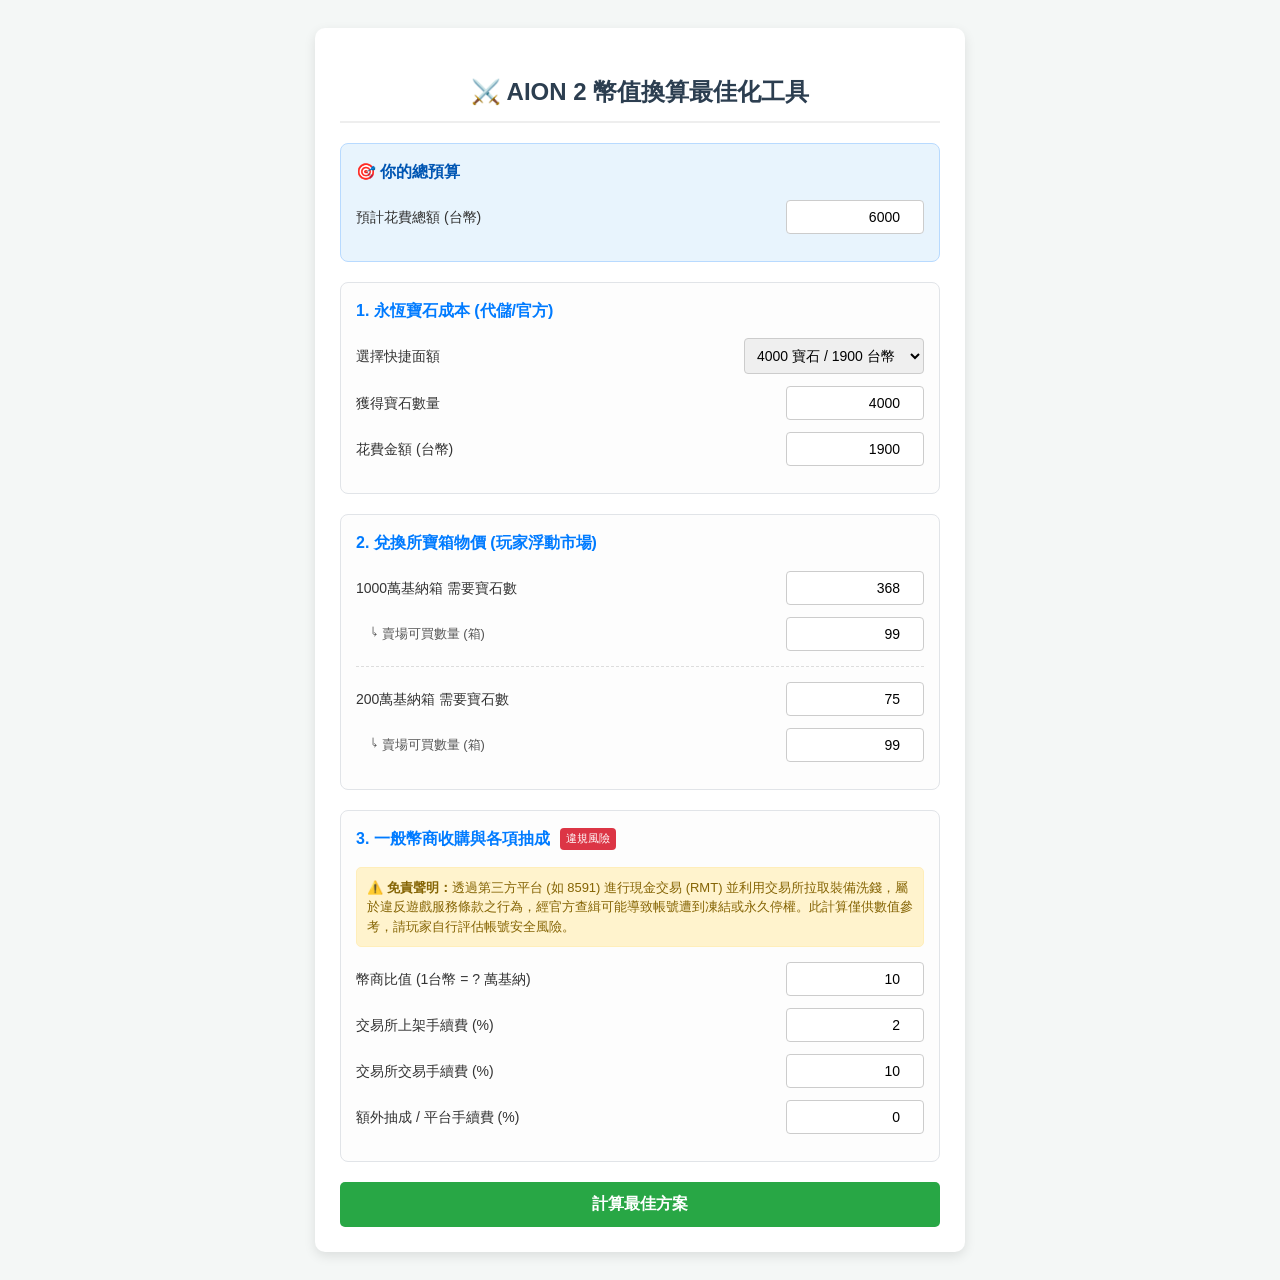
<file: coin.html>
<!DOCTYPE html>
<html lang="zh-TW">
<head>
    <meta charset="UTF-8">
    <meta name="viewport" content="width=device-width, initial-scale=1.0">
    <title>AION 2 幣值換算最佳化工具</title>
    <style>
        body {
            font-family: 'Segoe UI', Tahoma, Geneva, Verdana, sans-serif;
            background-color: #f4f7f6;
            color: #333;
            line-height: 1.6;
            padding: 20px;
        }
        .container {
            max-width: 600px;
            margin: 0 auto;
            background: #fff;
            padding: 25px;
            border-radius: 10px;
            box-shadow: 0 4px 12px rgba(0,0,0,0.1);
        }
        h2 {
            text-align: center;
            color: #2c3e50;
            margin-bottom: 20px;
            border-bottom: 2px solid #eee;
            padding-bottom: 10px;
        }
        .section {
            margin-bottom: 20px;
            padding: 15px;
            background-color: #fdfdfd;
            border: 1px solid #e1e4e8;
            border-radius: 8px;
        }
        .section-title {
            font-weight: bold;
            color: #007bff;
            margin-bottom: 15px;
            display: flex;
            align-items: center;
            flex-wrap: wrap;
        }
        .warning-badge {
            background-color: #dc3545;
            color: white;
            font-size: 11px;
            padding: 2px 6px;
            border-radius: 4px;
            margin-left: 10px;
            font-weight: normal;
        }
        .warning-box {
            background-color: #fff3cd;
            color: #856404;
            border: 1px solid #ffeeba;
            padding: 10px;
            border-radius: 5px;
            font-size: 13px;
            margin-bottom: 15px;
            line-height: 1.5;
        }
        .form-group {
            margin-bottom: 12px;
            display: flex;
            align-items: center;
            justify-content: space-between;
        }
        label {
            flex: 1;
            font-size: 14px;
        }
        input[type="number"] {
            width: 120px;
            padding: 8px;
            border: 1px solid #ccc;
            border-radius: 4px;
            text-align: right;
            font-size: 14px;
        }
        select {
            width: 180px; 
            padding: 8px;
            border: 1px solid #ccc;
            border-radius: 4px;
            font-size: 14px;
        }
        .main-budget {
            background-color: #e8f4fd;
            border-color: #b8daff;
        }
        button {
            width: 100%;
            padding: 12px;
            background-color: #28a745;
            color: white;
            border: none;
            border-radius: 5px;
            font-size: 16px;
            cursor: pointer;
            transition: background-color 0.3s;
            font-weight: bold;
        }
        button:hover {
            background-color: #218838;
        }
        #result-area {
            display: none;
            margin-top: 25px;
            padding: 15px;
            border-radius: 8px;
            background-color: #e9ecef;
        }
        .result-item {
            margin-bottom: 12px;
            padding: 15px;
            background: #fff;
            border-left: 5px solid #6c757d;
            border-radius: 4px;
            font-size: 15px;
        }
        .highlight {
            border-left: 5px solid #28a745;
            background-color: #f8fff9;
        }
        .highlight-title {
            font-weight: bold;
            color: #28a745;
            font-size: 16px;
            margin-bottom: 5px;
        }
        .normal-title {
            font-weight: bold;
            color: #495057;
            margin-bottom: 5px;
        }
        .number {
            font-family: monospace;
            font-size: 18px;
            color: #0056b3;
            font-weight: bold;
        }
        .sub-text {
            font-size: 13px;
            color: #666;
            margin-top: 5px;
            line-height: 1.4;
        }
        .danger-text {
            color: #dc3545;
            font-weight: bold;
        }
        .indent-label {
            color: #555;
            padding-left: 15px;
            font-size: 13px;
        }
        .remain-text {
            color: #28a745;
            font-weight: bold;
        }
    </style>
</head>
<body>

<div class="container">
    <h2>⚔️ AION 2 幣值換算最佳化工具</h2>

    <div class="section main-budget">
        <span class="section-title" style="color: #0056b3;">🎯 你的總預算</span>
        <div class="form-group">
            <label>預計花費總額 (台幣)</label>
            <input type="number" id="targetBudget" value="6000" step="100">
        </div>
    </div>

    <div class="section">
        <span class="section-title">1. 永恆寶石成本 (代儲/官方)</span>
        <div class="form-group">
            <label>選擇快捷面額</label>
            <select id="gemPreset" onchange="updateGemInputs()">
                <option value="4000,1900">4000 寶石 / 1900 台幣</option>
                <option value="2000,950">2000 寶石 / 950 台幣</option>
                <option value="1000,475">1000 寶石 / 475 台幣</option>
                <option value="400,190">400 寶石 / 190 台幣</option>
                <option value="custom">自訂輸入</option>
            </select>
        </div>
        <div class="form-group">
            <label>獲得寶石數量</label>
            <input type="number" id="gemAmount" value="4000" step="10">
        </div>
        <div class="form-group">
            <label>花費金額 (台幣)</label>
            <input type="number" id="gemPrice" value="1900" step="10">
        </div>
    </div>

    <div class="section">
        <span class="section-title">2. 兌換所寶箱物價 (玩家浮動市場)</span>
        <div class="form-group">
            <label>1000萬基納箱 需要寶石數</label>
            <input type="number" id="box10mGems" value="368" step="1">
        </div>
        <div class="form-group">
            <label class="indent-label">↳ 賣場可買數量 (箱)</label>
            <input type="number" id="box10mQty" value="99" step="1">
        </div>
        <div style="border-top: 1px dashed #ddd; margin: 15px 0;"></div>
        <div class="form-group">
            <label>200萬基納箱 需要寶石數</label>
            <input type="number" id="box2mGems" value="75" step="1">
        </div>
        <div class="form-group">
            <label class="indent-label">↳ 賣場可買數量 (箱)</label>
            <input type="number" id="box2mQty" value="99" step="1">
        </div>
    </div>

    <div class="section">
        <span class="section-title">
            3. 一般幣商收購與各項抽成 
            <span class="warning-badge">違規風險</span>
        </span>
        <div class="warning-box">
            <b>⚠️ 免責聲明：</b>透過第三方平台 (如 8591) 進行現金交易 (RMT) 並利用交易所拉取裝備洗錢，屬於違反遊戲服務條款之行為，經官方查緝可能導致帳號遭到凍結或永久停權。此計算僅供數值參考，請玩家自行評估帳號安全風險。
        </div>
        <div class="form-group">
            <label>幣商比值 (1台幣 = ? 萬基納)</label>
            <input type="number" id="coinSellerRate" value="10" step="0.1">
        </div>
        <div class="form-group">
            <label>交易所上架手續費 (%)</label>
            <input type="number" id="listingFee" value="2" step="1">
        </div>
        <div class="form-group">
            <label>交易所交易手續費 (%)</label>
            <input type="number" id="transactionFee" value="10" step="1">
        </div>
        <div class="form-group">
            <label>額外抽成 / 平台手續費 (%)</label>
            <input type="number" id="extraFee" value="0" step="1" placeholder="例如8591的6%">
        </div>
    </div>

    <button onclick="calculate()">計算最佳方案</button>

    <div id="result-area">
        <h3 style="margin-top:0; color:#333; font-size: 18px;">分析結果 (總預算 <span id="displayBudget"></span> 台幣)</h3>
        <div id="res-mixed" class="result-item"></div>
        <div id="res-10m" class="result-item"></div>
        <div id="res-2m" class="result-item"></div>
        <div id="res-seller" class="result-item"></div>
    </div>
</div>

<script>
    function updateGemInputs() {
        const preset = document.getElementById('gemPreset').value;
        if (preset !== 'custom') {
            const values = preset.split(',');
            document.getElementById('gemAmount').value = values[0];
            document.getElementById('gemPrice').value = values[1];
        }
    }

    window.onload = function() {
        const inputs = ['targetBudget', 'gemPreset', 'gemAmount', 'gemPrice', 'box10mGems', 'box10mQty', 'box2mGems', 'box2mQty', 'coinSellerRate', 'listingFee', 'transactionFee', 'extraFee'];
        inputs.forEach(id => {
            const savedValue = localStorage.getItem(id);
            if (savedValue !== null) {
                const el = document.getElementById(id);
                if (id === 'gemPreset' && savedValue === '4000,1700') {
                    el.value = '4000,1900';
                } else if (id === 'gemPrice' && savedValue === '1700') {
                    el.value = '1900';
                } else {
                    el.value = savedValue;
                }
            }
        });
    };

    function calculate() {
        const targetBudget = parseFloat(document.getElementById('targetBudget').value) || 6000;
        
        const gemAmount = parseFloat(document.getElementById('gemAmount').value) || 4000;
        const gemPrice = parseFloat(document.getElementById('gemPrice').value) || 1900;
        const costPerGem = gemPrice / gemAmount;
        
        // 1000萬箱參數
        const box10mGems = parseFloat(document.getElementById('box10mGems').value) || 368;
        const box10mQty = parseFloat(document.getElementById('box10mQty').value) || 0;
        
        // 200萬箱參數
        const box2mGems = parseFloat(document.getElementById('box2mGems').value) || 75;
        const box2mQty = parseFloat(document.getElementById('box2mQty').value) || 0;
        
        const coinSellerRate = parseFloat(document.getElementById('coinSellerRate').value) || 10;
        const listingFee = parseFloat(document.getElementById('listingFee').value) || 2;
        const transactionFee = parseFloat(document.getElementById('transactionFee').value) || 10;
        const extraFee = parseFloat(document.getElementById('extraFee').value) || 0;

        // 儲存設定
        const inputs = ['targetBudget', 'gemPreset', 'gemAmount', 'gemPrice', 'box10mGems', 'box10mQty', 'box2mGems', 'box2mQty', 'coinSellerRate', 'listingFee', 'transactionFee', 'extraFee'];
        inputs.forEach(id => {
            localStorage.setItem(id, document.getElementById(id).value);
        });

        document.getElementById('displayBudget').innerText = targetBudget.toLocaleString();

        // --- 方案一：兌換所 1000萬箱 (單純只買1000萬) ---
        const max10M_Boxes_Budget = Math.floor(targetBudget / (box10mGems * costPerGem));
        const actual10M_Boxes = Math.min(max10M_Boxes_Budget, box10mQty);
        const totalKinah_10M = actual10M_Boxes * 10000000;
        const spentNTD_10M = actual10M_Boxes * box10mGems * costPerGem;
        const remainNTD_10M = targetBudget - spentNTD_10M;

        // --- 方案二：兌換所 200萬箱 (單純只買200萬) ---
        const max2M_Boxes_Budget = Math.floor(targetBudget / (box2mGems * costPerGem));
        const actual2M_Boxes = Math.min(max2M_Boxes_Budget, box2mQty);
        const totalKinah_2M = actual2M_Boxes * 2000000;
        const spentNTD_2M = actual2M_Boxes * box2mGems * costPerGem;
        const remainNTD_2M = targetBudget - spentNTD_2M;

        // --- 方案三：兌換所 混搭購買 (優先買 1000萬，餘額補 200萬) ---
        const mix_actual10M_Boxes = Math.min(Math.floor(targetBudget / (box10mGems * costPerGem)), box10mQty);
        const mix_spent10M = mix_actual10M_Boxes * box10mGems * costPerGem;
        const mix_remainBudget = targetBudget - mix_spent10M;
        
        // 拿剩下的錢去買 200 萬箱
        const mix_actual2M_Boxes = Math.min(Math.floor(mix_remainBudget / (box2mGems * costPerGem)), box2mQty);
        const mix_spent2M = mix_actual2M_Boxes * box2mGems * costPerGem;
        
        const totalKinah_Mix = (mix_actual10M_Boxes * 10000000) + (mix_actual2M_Boxes * 2000000);
        const totalSpent_Mix = mix_spent10M + mix_spent2M;
        const remainNTD_Mix = targetBudget - totalSpent_Mix;
        const totalGems_Mix = (mix_actual10M_Boxes * box10mGems) + (mix_actual2M_Boxes * box2mGems);

        // --- 方案四：一般幣商 ---
        const grossKinah = targetBudget * (coinSellerRate * 10000);
        const totalFeePercentage = (listingFee + transactionFee + extraFee) / 100;
        const totalKinah_Seller = grossKinah * (1 - totalFeePercentage);

        const results = [
            { 
                id: 'res-mixed', 
                name: '兌換所 混搭購買 (1000萬優先)', 
                kinah: totalKinah_Mix, 
                note: `購買 <b>${mix_actual10M_Boxes}</b> 箱 1000萬 + <b>${mix_actual2M_Boxes}</b> 箱 200萬 (總共消耗 ${Math.round(totalGems_Mix).toLocaleString()} 顆寶石)`,
                budgetNote: `實際花費 ${Math.round(totalSpent_Mix).toLocaleString()} 台幣 / 剩餘 <span class="remain-text">${Math.round(remainNTD_Mix).toLocaleString()}</span> 台幣`
            },
            { 
                id: 'res-10m', 
                name: '兌換所 1000萬箱 (單買)', 
                kinah: totalKinah_10M, 
                note: `購買 <b>${actual10M_Boxes}</b> 箱 (消耗 ${Math.round(actual10M_Boxes * box10mGems).toLocaleString()} 顆寶石)`,
                budgetNote: `實際花費 ${Math.round(spentNTD_10M).toLocaleString()} 台幣 / 剩餘 <span class="remain-text">${Math.round(remainNTD_10M).toLocaleString()}</span> 台幣`
            },
            { 
                id: 'res-2m', 
                name: '兌換所 200萬箱 (單買)', 
                kinah: totalKinah_2M, 
                note: `購買 <b>${actual2M_Boxes}</b> 箱 (消耗 ${Math.round(actual2M_Boxes * box2mGems).toLocaleString()} 顆寶石)`,
                budgetNote: `實際花費 ${Math.round(spentNTD_2M).toLocaleString()} 台幣 / 剩餘 <span class="remain-text">${Math.round(remainNTD_2M).toLocaleString()}</span> 台幣`
            },
            { 
                id: 'res-seller', 
                name: '一般幣商收購 (拉裝備)', 
                kinah: totalKinah_Seller, 
                note: `已扣除 ${listingFee + transactionFee + extraFee}% 總手續費 (隱藏成本: ${((grossKinah - totalKinah_Seller) / 10000).toLocaleString()} 萬)<br><span class="danger-text">※ 警告：非官方現金交易存在鎖帳號風險。</span>`,
                budgetNote: `全額花費 ${Math.round(targetBudget).toLocaleString()} 台幣 (無餘額)`
            }
        ];

        // 找出總獲取基納最高的選項
        let bestIndex = 0;
        for (let i = 1; i < results.length; i++) {
            if (results[i].kinah > results[bestIndex].kinah) {
                bestIndex = i;
            }
        }

        document.getElementById('result-area').style.display = 'block';
        
        results.forEach((res, index) => {
            const el = document.getElementById(res.id);
            const formattedKinah = Math.floor(res.kinah).toLocaleString();
            const kinahInYi = (res.kinah / 100000000).toFixed(2); 
            const kinahInWan = Math.floor(res.kinah / 10000).toLocaleString(); 
            
            // 如果數量為 0 或預算不足以購買任何一箱的防呆顯示
            const displayYiWan = res.kinah > 0 ? `約 <b>${kinahInYi} 億</b> (${kinahInWan} 萬)` : `無法購買`;

            if (index === bestIndex && res.kinah > 0) {
                el.className = 'result-item highlight';
                el.innerHTML = `<div class="highlight-title">🏆 [總量最多] ${res.name}</div>
                                預計實拿: <span class="number">${formattedKinah}</span> 基納<br>
                                <div class="sub-text">${displayYiWan}</div>
                                <div class="sub-text">💡 ${res.note}</div>
                                <div class="sub-text">💰 ${res.budgetNote}</div>`;
            } else {
                el.className = 'result-item';
                el.innerHTML = `<div class="normal-title">▪️ ${res.name}</div>
                                預計實拿: <span class="number">${formattedKinah}</span> 基納<br>
                                <div class="sub-text">${displayYiWan}</div>
                                <div class="sub-text">💡 ${res.note}</div>
                                <div class="sub-text">💰 ${res.budgetNote}</div>`;
            }
        });
    }
</script>

</body>
</html>
</file>
